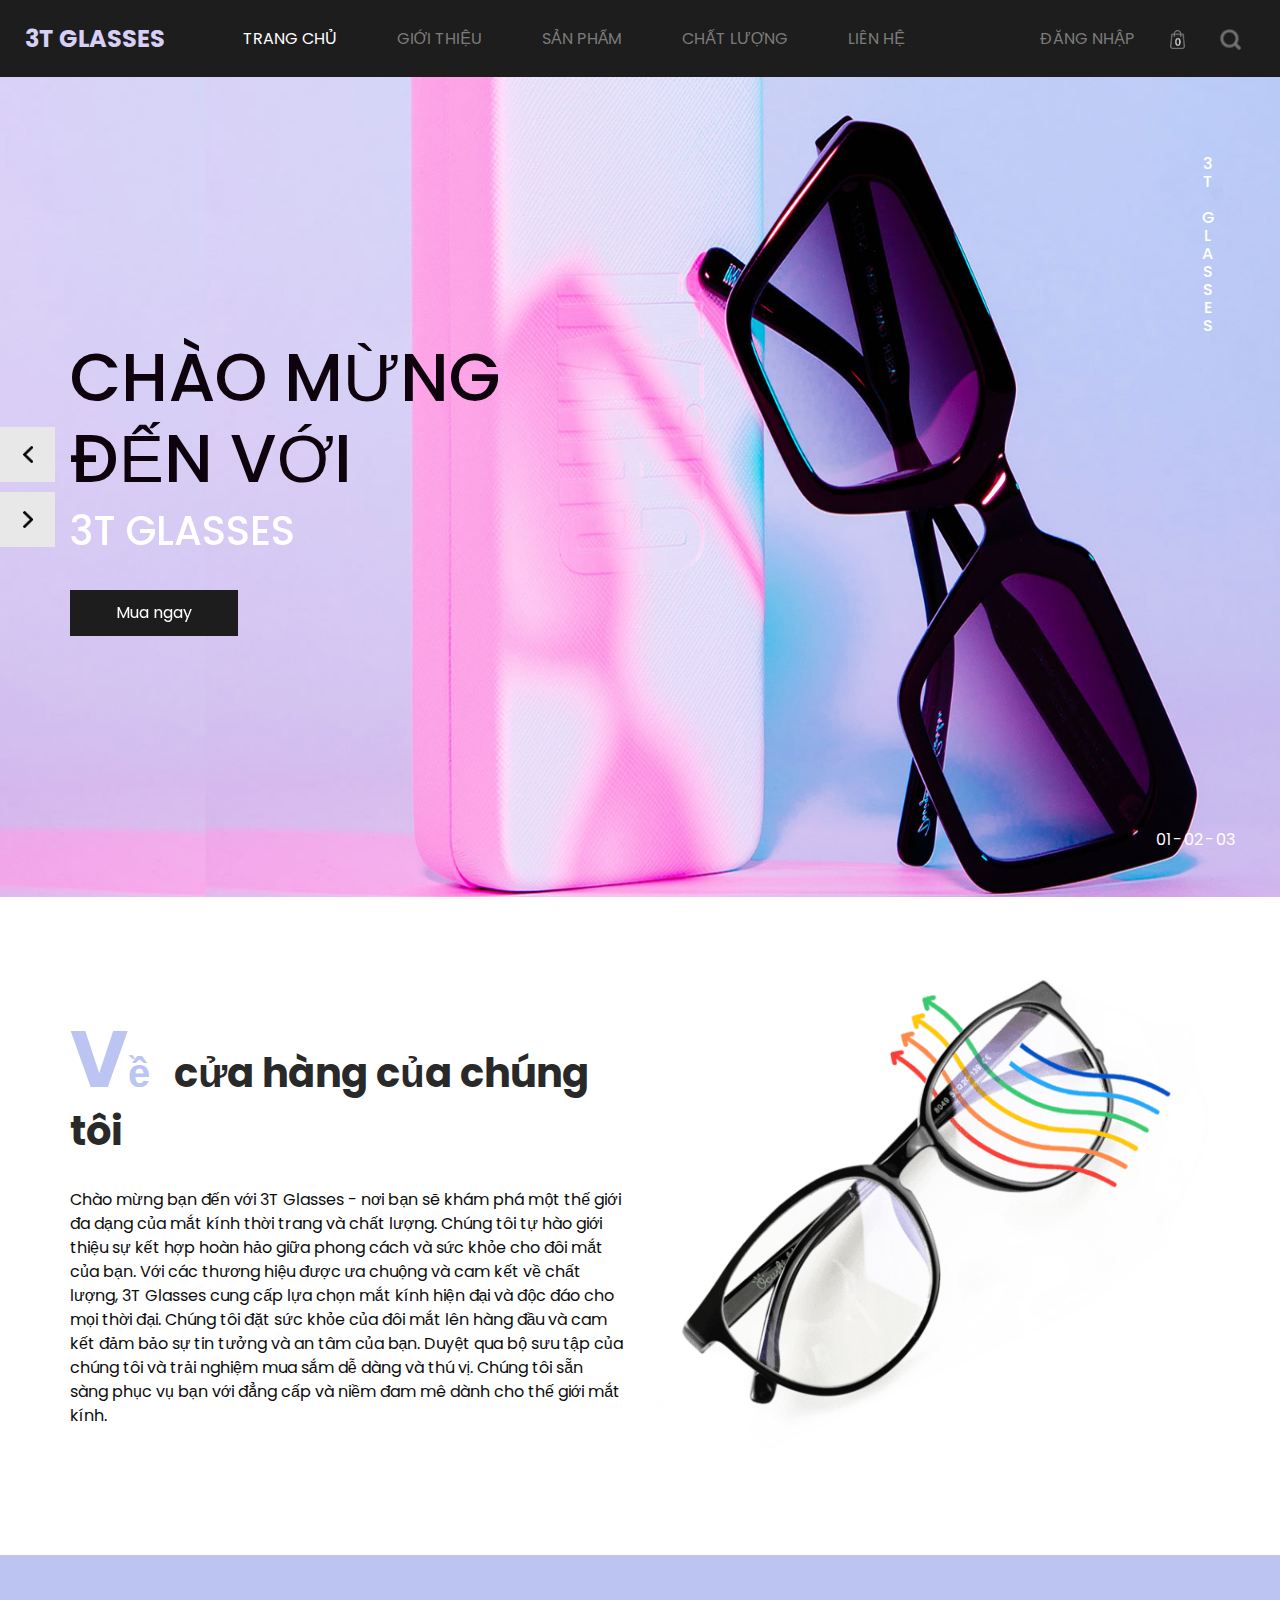
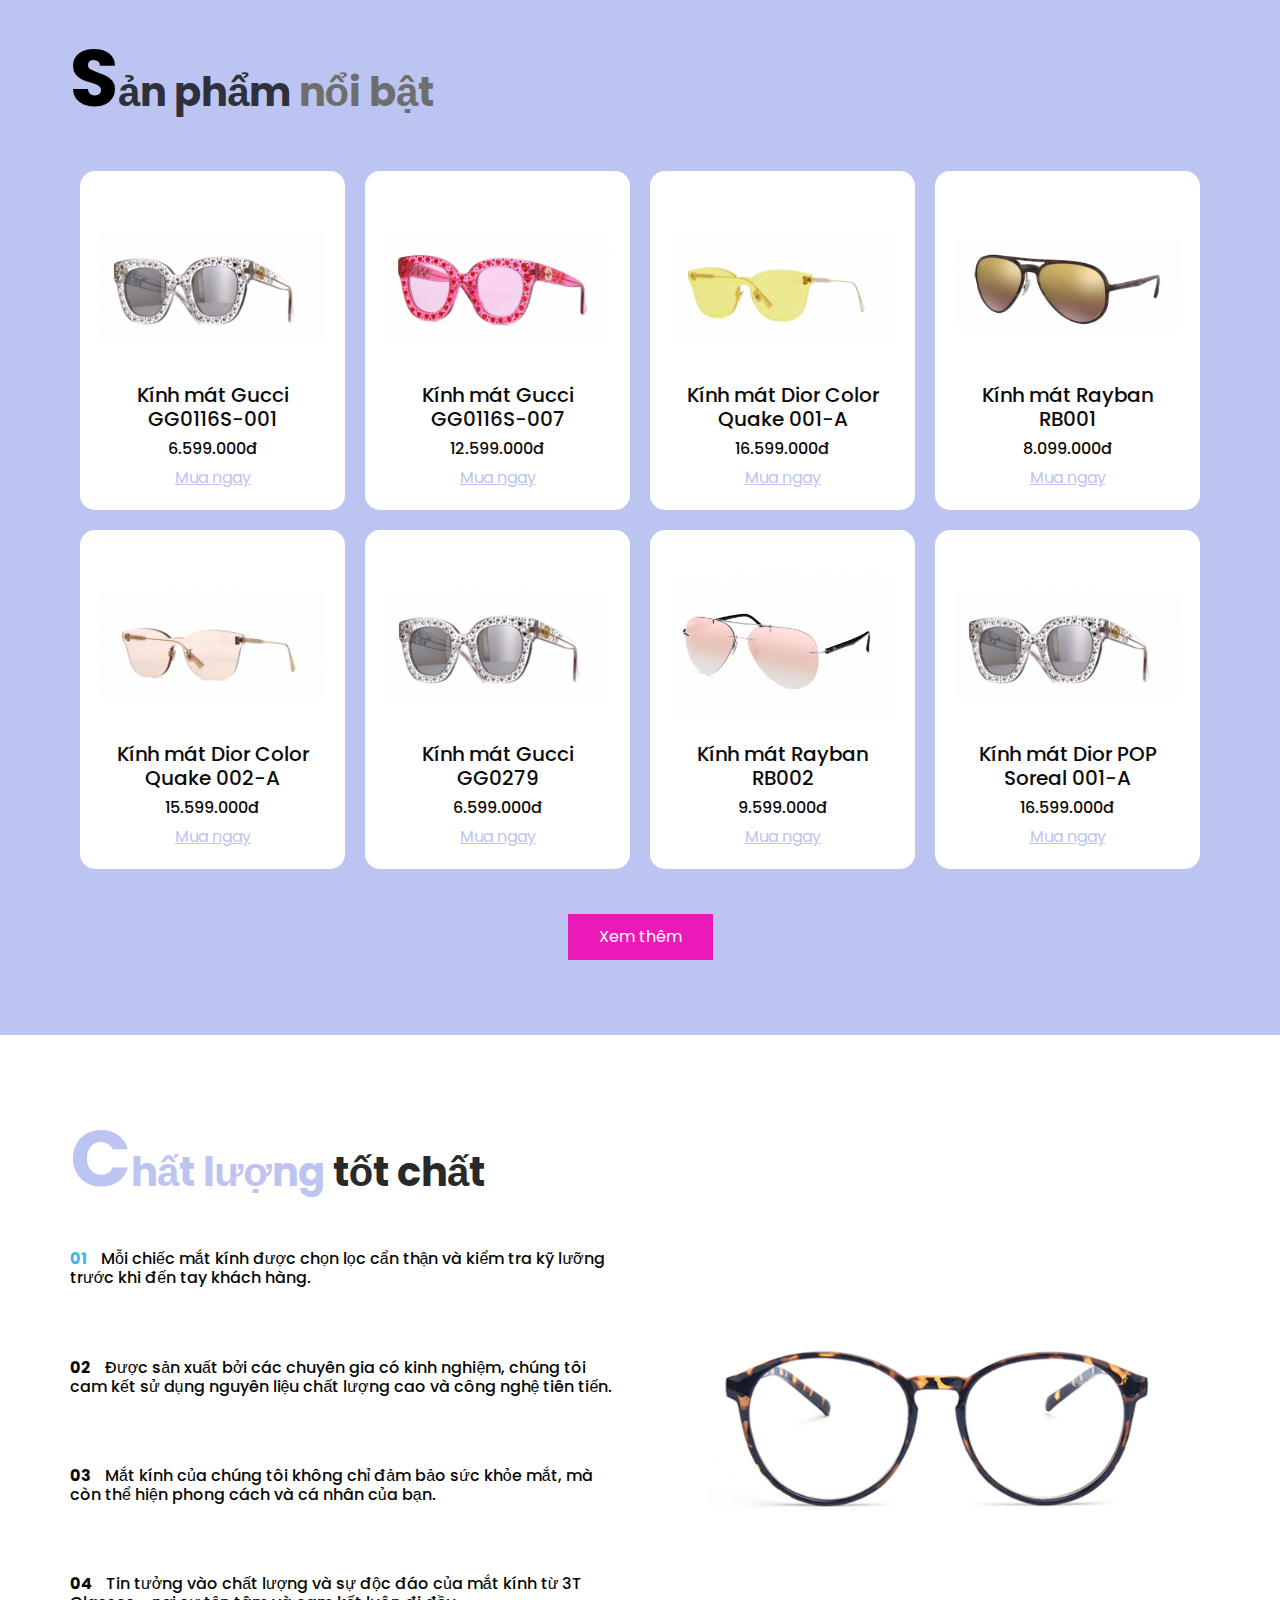
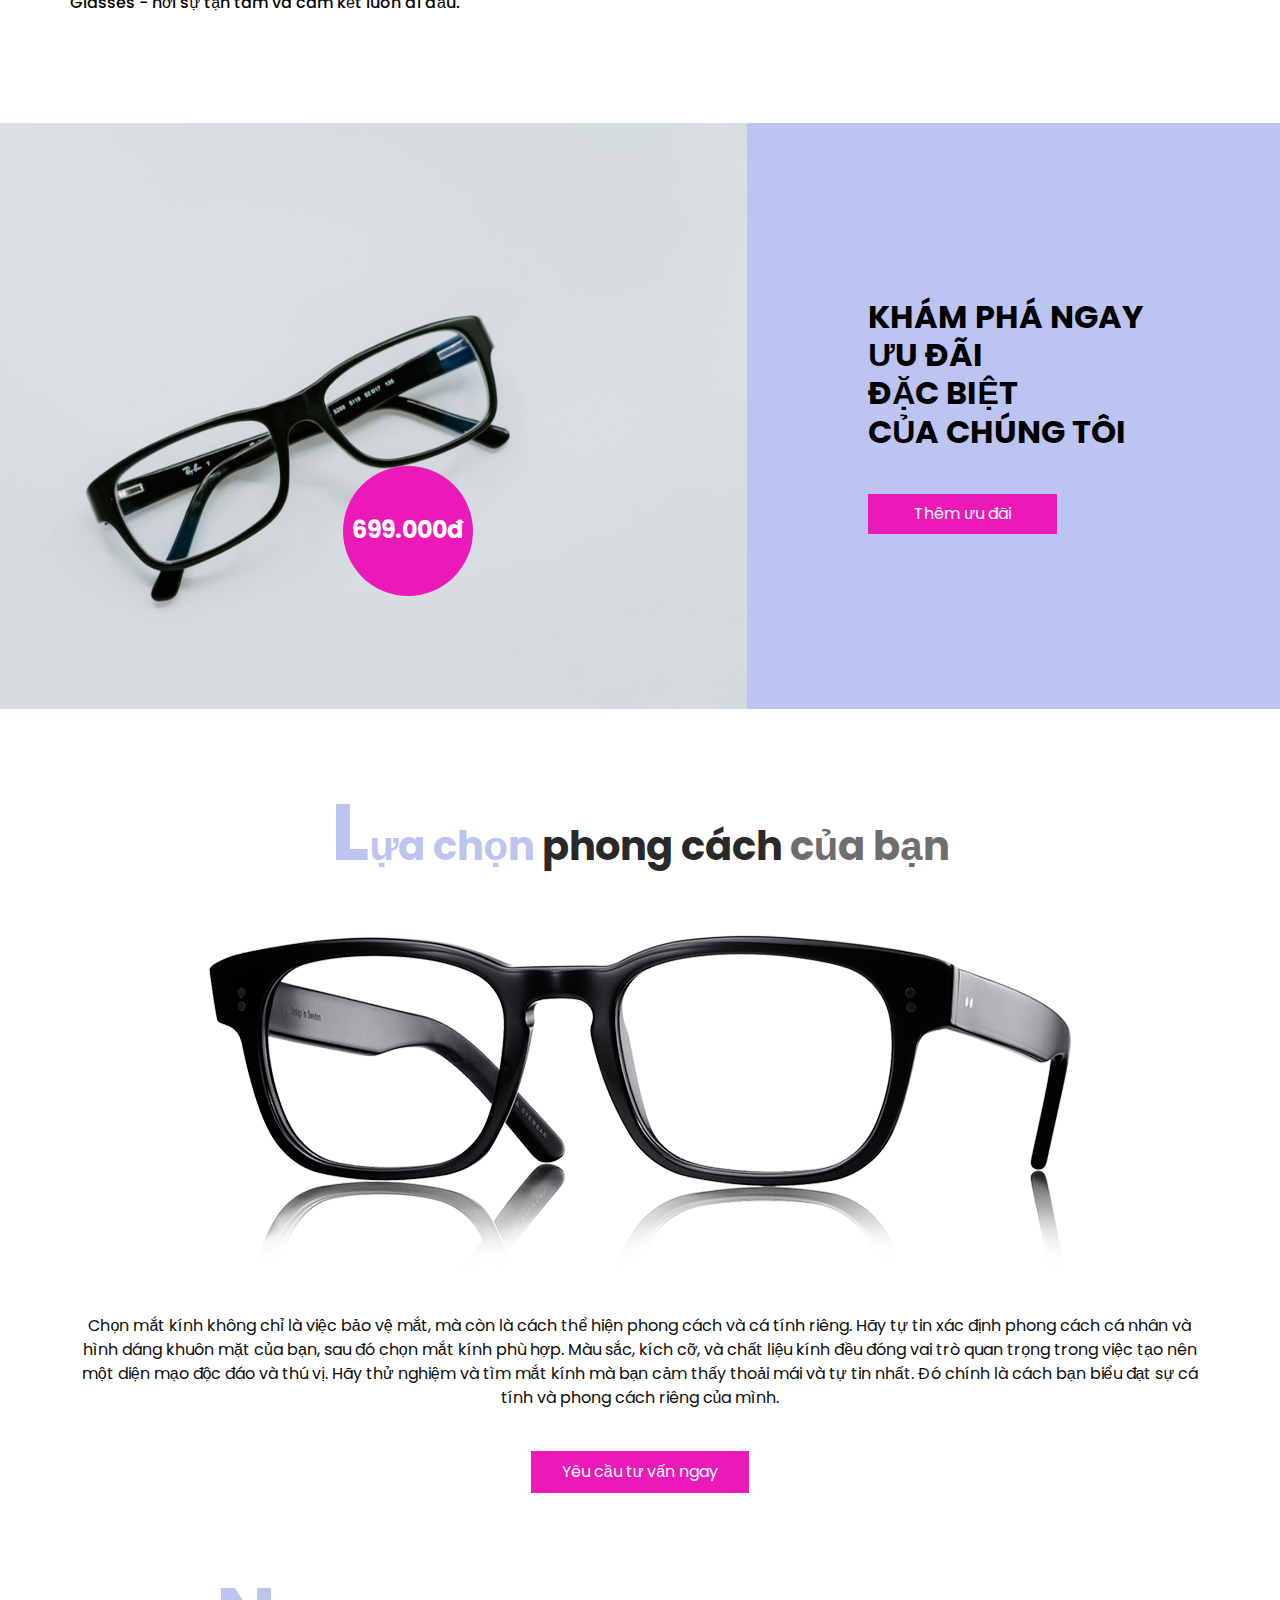
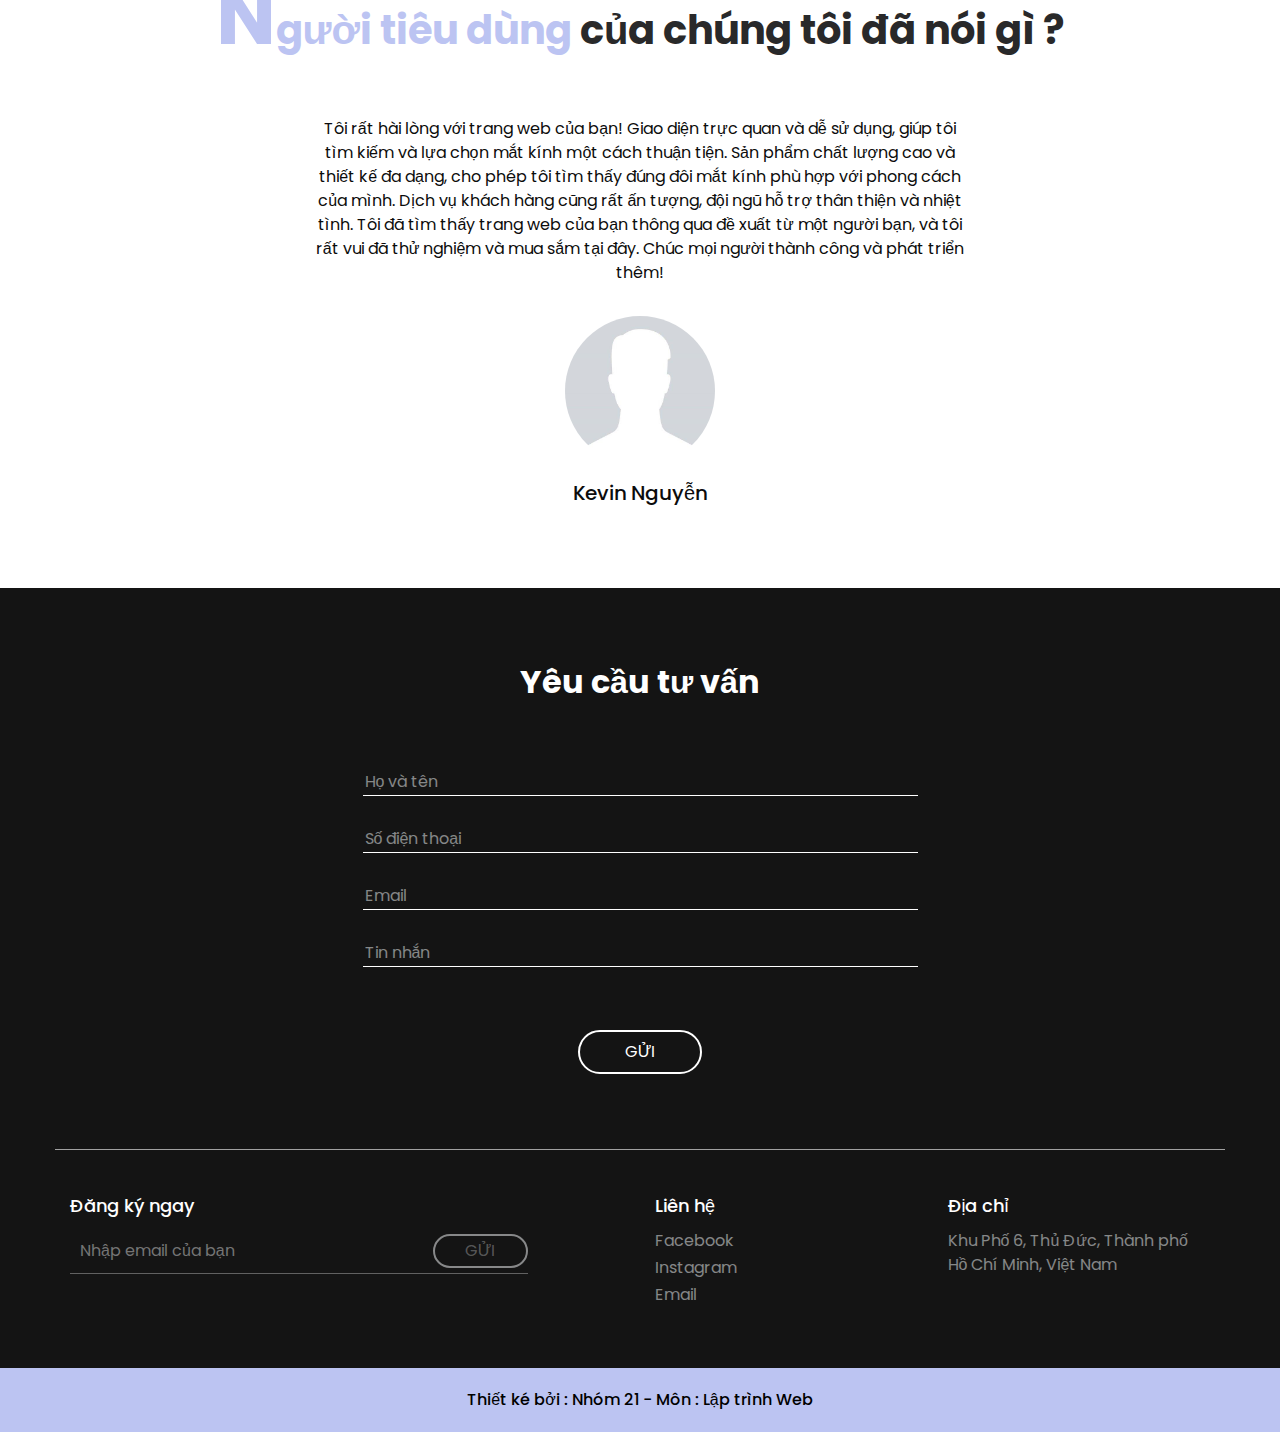
<file: index.html>
<!DOCTYPE html>
<html>

<head>
  <!-- Basic -->
  <meta charset="utf-8" />
  <meta http-equiv="X-UA-Compatible" content="IE=edge" />
  <!-- Mobile Metas -->
  <meta name="viewport" content="width=device-width, initial-scale=1, shrink-to-fit=no" />
  <!-- Site Metas -->
  <meta name="keywords" content="" />
  <meta name="description" content="" />
  <meta name="author" content="" />

  <title>3T Glasses</title>

  <!-- slider stylesheet -->
  <link rel="stylesheet" type="text/css" href="https://cdnjs.cloudflare.com/ajax/libs/OwlCarousel2/2.1.3/assets/owl.carousel.min.css" />

  <!-- bootstrap core css -->
  <link rel="stylesheet" type="text/css" href="css/bootstrap.css" />

  <!-- fonts style -->
  <link href="https://fonts.googleapis.com/css?family=Poppins:400,600,700&display=swap" rel="stylesheet">
  <!-- Custom styles for this template -->
  <link href="css/style.css" rel="stylesheet" />
  <!-- responsive style -->
  <link href="css/responsive.css" rel="stylesheet" />
</head>

<body>
  <div class="hero_area">
    <!-- header section strats -->
    <header class="header_section">
      <div class="container-fluid">
        <nav class="navbar navbar-expand-lg custom_nav-container pt-3">
          <a class="navbar-brand mr-5" href="index.html">
            <span>
              3T Glasses
            </span>
          </a>
          <button class="navbar-toggler" type="button" data-toggle="collapse" data-target="#navbarSupportedContent" aria-controls="navbarSupportedContent" aria-expanded="false" aria-label="Toggle navigation">
            <span class="navbar-toggler-icon"></span>
          </button>
          <div class="collapse navbar-collapse" id="navbarSupportedContent">
            <div class="d-flex mr-auto flex-column flex-lg-row align-items-center">
              <ul class="navbar-nav  ">
                <li class="nav-item active">
                  <a class="nav-link" href="index.html">Trang chủ <span class="sr-only">(current)</span></a>
                </li>
                <li class="nav-item">
                  <a class="nav-link" href="about.html"> Giới thiệu </a>
                </li>
                <li class="nav-item">
                  <a class="nav-link" href="shop.html"> Sản phẩm </a>
                </li>
                <li class="nav-item">
                  <a class="nav-link" href="glass.html"> Chất lượng </a>
                </li>
                <li class="nav-item">
                  <a class="nav-link" href="contact.html">Liên hệ</a>
                </li>
              </ul>
            </div>
            <div class="quote_btn-container ">
              <a href="form login/login.html">
                Đăng nhập
              </a>
              <a href="cart.html">
                <img src="images/cart.png" alt="">
              </a>
              <form class="form-inline">
                <button class="btn  my-2 my-sm-0 nav_search-btn" type="submit"></button>
              </form>
            </div>
          </div>
        </nav>
      </div>
    </header>
    <!-- end header section -->
    <!-- slider section -->
    <section class=" slider_section position-relative">
      <ol class="carousel-indicators">
        <li data-target="#carouselExampleIndicators" data-slide-to="0" class="active">01</li> <span>-</span>
        <li data-target="#carouselExampleIndicators" data-slide-to="1">02</li> <span>-</span>
        <li data-target="#carouselExampleIndicators" data-slide-to="2">03</li>
      </ol>
      <div class="glass">
        <h6>
          3T Glasses
        </h6>
      </div>
      <div id="carouselExampleIndicators" class="carousel slide" data-ride="carousel">

        <div class="carousel-inner">
          <div class="carousel-item active">
            <div class="container">
              <div class="row">
                <div class="col-md-7">
                  <div class="detail-box">
                    <div>
                      <h1>
                        Chào mừng <br> đến với
                      </h1>
                      <h2>
                        3T Glasses
                      </h2>
                      <div class="btn-box">
                        <a href="" class="btn-1">
                          Mua ngay
                        </a>
                      </div>
                    </div>
                  </div>
                </div>
              </div>
            </div>
          </div>
          <div class="carousel-item">
            <div class="container">
              <div class="row">
                <div class="col-md-7">
                  <div class="detail-box">
                    <div>
                      <h1>
                        Thương Hiệu Mắt Kính Đáng Tin Cậy
                      </h1>
                      <h2>
                        Chúng tôi Mang Đến Sự An Tâm cho Bạn
                      </h2>
                      <div class="btn-box">
                        <a href="" class="btn-1">
                          Mua ngay
                        </a>
                      </div>
                    </div>
                  </div>
                </div>
              </div>
            </div>
          </div>
          <div class="carousel-item">
            <div class="container">
              <div class="row">
                <div class="col-md-7">
                  <div class="detail-box">
                    <div>
                      <h1>
                        Trải Nghiệm Mua Sắm Thuận tiện
                      </h1>
                      <h2>
                        Tìm Kiếm, Lựa chọn và Đặt Hàng dễ dàng
                      </h2>
                      <div class="btn-box">
                        <a href="" class="btn-1">
                          Mua ngay
                        </a>
                      </div>
                    </div>
                  </div>
                </div>
              </div>
            </div>
          </div>
        </div>
        <div class="custom_carousel-control">
          <a class="carousel-control-prev" href="#carouselExampleIndicators" role="button" data-slide="prev">
            <span class="sr-only">Previous</span>
          </a>
          <a class="carousel-control-next" href="#carouselExampleIndicators" role="button" data-slide="next">
            <span class="sr-only">Next</span>
          </a>
        </div>
      </div>
    </section>
    <!-- end slider section -->
  </div>

  <!-- about section -->

  <section id="about_section" class="about_section layout_padding">
    <div class="container">
      <div class="row">
        <div class="col-md-6">
          <div class="detail-box">
            <div class="heading_container">
              <h2>
                <span>Về &nbsp; </span> cửa hàng của chúng tôi
              </h2>
            </div>
            <p>
              Chào mừng bạn đến với 3T Glasses - nơi bạn sẽ khám phá một thế giới đa dạng của mắt kính thời trang và chất lượng. 
              Chúng tôi tự hào giới thiệu sự kết hợp hoàn hảo giữa phong cách và sức khỏe cho đôi mắt của bạn. 
              Với các thương hiệu được ưa chuộng và cam kết về chất lượng, 
              3T Glasses cung cấp lựa chọn mắt kính hiện đại và độc đáo cho mọi thời đại. 
              Chúng tôi đặt sức khỏe của đôi mắt lên hàng đầu và cam kết đảm bảo sự tin tưởng và an tâm của bạn. 
              Duyệt qua bộ sưu tập của chúng tôi và trải nghiệm mua sắm dễ dàng và thú vị. 
              Chúng tôi sẵn sàng phục vụ bạn với đẳng cấp và niềm đam mê dành cho thế giới mắt kính.
            </p>
            <!-- <a href="">
            </a> -->
          </div>
        </div>
        <div class="col-md-6">
          <div class="img-box">
            <img src="images/about-img.png" alt="">
          </div>
        </div>
      </div>
    </div>
  </section>


  <!-- end about section -->

  <!-- glass section -->

  <section id="glass_section" class="glass_section layout_padding">
    <div class="container">
      <div class="heading_container">
        <h2>
          <span> Sản phẩm </span> nổi bật
        </h2>
      </div>
      <div class="glass_container">
        <div id="" class="box item_box" type="gucci">
          <div class="detail_item">
            <div class="container_detail">
              <div class="alpha">
                <div class="img-box">
                  <img src="images/gucci GG0116S-001.jpg" alt="">
                </div>
              </div>
              <div class="omega">
                <div class="infor">
                  <h5>
                    Kính mát Gucci GG0116S-001
                  </h5>
                  <h6>
                    Mã sản phẩm : GG0116S-001
                  </h6>
                  <h7>
                    6.599.000đ
                  </h7>
                  <a href="">
                    Mua ngay
                  </a>
                </div>
              </div>
            </div>
            <div class="comment">
              <h5>Bình luận : </h5>
              <input type="text" name="" id="" placeholder="Để lại bình luận của bạn ở đây">
            </div>
          </div>
          <div class="img-box">
            <img src="images/gucci GG0116S-001.jpg" alt="">
          </div>
          <div class="price">
            <h5>
              Kính mát Gucci GG0116S-001
            </h5>
            <h6>
              6.599.000đ
            </h6>
              <a href="">
                Mua ngay
              </a>
          </div>
        </div>
        <div id="" class="box item_box" type="gucci">
          <div class="detail_item">
            <div class="container_detail">
              <div class="alpha">
                <div class="img-box">
                  <img src="images/gucci GG0116S-007.jpg" alt="">
                </div>
              </div>
              <div class="omega">
                <div class="infor">
                  <h5>
                    Kính mát Gucci GG0116S-007
                  </h5>
                  <h6>
                    Mã sản phẩm : GG0116S-007
                  </h6>
                  <h7>
                    12.599.000đ
                  </h7>
                  <a href="">
                    Mua ngay
                  </a>
                </div>
              </div>
            </div>
            <div class="comment">
              <h5>Bình luận : </h5>
              <input type="text" name="" id="" placeholder="Để lại bình luận của bạn ở đây">
            </div>
          </div>
          <div class="img-box">
            <img src="images/gucci GG0116S-007.jpg" alt="">
          </div>
          <div class="price">
            <h5>
              Kính mát Gucci GG0116S-007
            </h5>
            <h6>
              12.599.000đ
            </h6>
              <a href="">
                Mua ngay
              </a>
          </div>
        </div>
        <div id="" class="box item_box" type="dior">
          <div class="detail_item">
            <div class="container_detail">
              <div class="alpha">
                <div class="img-box">
                  <img src="images/dior color quake 001-A.jpg" alt="">
                </div>
              </div>
              <div class="omega">
                <div class="infor">
                  <h5>
                    Kính mát Dior Color Quake 001-A
                  </h5>
                  <h6>
                    Mã sản phẩm : 001-A
                  </h6>
                  <h7>
                    16.599.000đ
                  </h7>
                  <a href="">
                    Mua ngay
                  </a>
                </div>
              </div>
            </div>
            <div class="comment">
              <h5>Bình luận : </h5>
              <input type="text" name="" id="" placeholder="Để lại bình luận của bạn ở đây">
            </div>
          </div>
          <div class="img-box">
            <img src="images/dior color quake 001-A.jpg" alt="">
          </div>
          <div class="price">
            <h5>
              Kính mát Dior Color Quake 001-A
            </h5>
            <h6>
              16.599.000đ
            </h6>
              <a href="">
                Mua ngay
              </a>
          </div>
        </div>
        <div id="" class="box item_box" type="rayban">
          <div class="detail_item">
            <div class="container_detail">
              <div class="alpha">
                <div class="img-box">
                  <img src="images/rayban RB001.jpg" alt="">
                </div>
              </div>
              <div class="omega">
                <div class="infor">
                  <h5>
                    Kính mát Rayban RB001
                  </h5>
                  <h6>
                    Mã sản phẩm : RB001
                  </h6>
                  <h7>
                    8.099.000đ
                  </h7>
                  <a href="">
                    Mua ngay
                  </a>
                </div>
              </div>
            </div>
            <div class="comment">
              <h5>Bình luận : </h5>
              <input type="text" name="" id="" placeholder="Để lại bình luận của bạn ở đây">
            </div>
          </div>
          <div class="img-box">
            <img src="images/rayban RB001.jpg" alt="">
          </div>
          <div class="price">
            <h5>
              Kính mát Rayban RB001
            </h5>
            <h6>
              8.099.000đ
            </h6>
              <a href="">
                Mua ngay
              </a>
          </div>
        </div>
        <div id="" class="box item_box" type="dior">
          <div class="detail_item">
            <div class="container_detail">
              <div class="alpha">
                <div class="img-box">
                  <img src="images/dior color quake 002-A.jpg" alt="">
                </div>
              </div>
              <div class="omega">
                <div class="infor">
                  <h5>
                    Kính mát Dior Color Quake 002-A
                  </h5>
                  <h6>
                    Mã sản phẩm : 002-A
                  </h6>
                  <h7>
                    15.599.000đ
                  </h7>
                  <a href="">
                    Mua ngay
                  </a>
                </div>
              </div>
            </div>
            <div class="comment">
              <h5>Bình luận : </h5>
              <input type="text" name="" id="" placeholder="Để lại bình luận của bạn ở đây">
            </div>
          </div>
          <div class="img-box">
            <img src="images/dior color quake 002-A.jpg" alt="">
          </div>
          <div class="price">
            <h5>
              Kính mát Dior Color Quake 002-A
            </h5>
            <h6>
              15.599.000đ
            </h6>
              <a href="">
                Mua ngay
              </a>
          </div>
        </div>
        <div id="" class="box item_box" type="gucci">
          <div class="detail_item">
            <div class="container_detail">
              <div class="alpha">
                <div class="img-box">
                  <img src="images/gucci GG0279.jpg" alt="">
                </div>
              </div>
              <div class="omega">
                <div class="infor">
                  <h5>
                    Kính mát Gucci GG0279
                  </h5>
                  <h6>
                    Mã sản phẩm : GG0279
                  </h6>
                  <h7>
                    6.599.000đ
                  </h7>
                  <a href="">
                    Mua ngay
                  </a>
                </div>
              </div>
            </div>
            <div class="comment">
              <h5>Bình luận : </h5>
              <input type="text" name="" id="" placeholder="Để lại bình luận của bạn ở đây">
            </div>
          </div>
          <div class="img-box">
            <img src="images/gucci GG0116S-001.jpg" alt="">
          </div>
          <div class="price">
            <h5>
              Kính mát Gucci GG0279
            </h5>
            <h6>
              6.599.000đ
            </h6>
              <a href="">
                Mua ngay
              </a>
          </div>
        </div>
        <div id="" class="box item_box" type="rayban">
          <div class="detail_item">
            <div class="container_detail">
              <div class="alpha">
                <div class="img-box">
                  <img src="images/rayban RB002.jpg" alt="">
                </div>
              </div>
              <div class="omega">
                <div class="infor">
                  <h5>
                    Kính mát Rayban RB002
                  </h5>
                  <h6>
                    Mã sản phẩm : RB002
                  </h6>
                  <h7>
                    9.599.000đ
                  </h7>
                  <a href="">
                    Mua ngay
                  </a>
                </div>
              </div>
            </div>
            <div class="comment">
              <h5>Bình luận : </h5>
              <input type="text" name="" id="" placeholder="Để lại bình luận của bạn ở đây">
            </div>
          </div>
          <div class="img-box">
            <img src="images/rayban RB002.jpg" alt="">
          </div>
          <div class="price">
            <h5>
              Kính mát Rayban RB002
            </h5>
            <h6>
              9.599.000đ
            </h6>
              <a href="">
                Mua ngay
              </a>
          </div>
        </div>
        <div id="" class="box item_box" type="dior">
          <div class="detail_item">
            <div class="container_detail">
              <div class="alpha">
                <div class="img-box">
                  <img src="images/dior pop soreal 001-A.jpg" alt="">
                </div>
              </div>
              <div class="omega">
                <div class="infor">
                  <h5>
                    Kính mát Dior POP Soreal 001-A
                  </h5>
                  <h6>
                    Mã sản phẩm : 001-A
                  </h6>
                  <h7>
                    16.599.000đ
                  </h7>
                  <a href="">
                    Mua ngay
                  </a>
                </div>
              </div>
            </div>
            <div class="comment">
              <h5>Bình luận : </h5>
              <input type="text" name="" id="" placeholder="Để lại bình luận của bạn ở đây">
            </div>
          </div>
          <div class="img-box">
            <img src="images/gucci GG0116S-001.jpg" alt="">
          </div>
          <div class="price">
            <h5>
              Kính mát Dior POP Soreal 001-A
            </h5>
            <h6>
              16.599.000đ
            </h6>
              <a href="">
                Mua ngay
              </a>
          </div>
        </div>
      </div>
      <div class="btn-box">
        <a href="shop.html">
          Xem thêm
        </a>
      </div>
    </div>
  </section>


  <!-- end glass section -->

  <!-- quality section -->

  <section id="quality_section" class="quality_section layout_padding">
    <div class="container">
      <div class="heading_container">
        <h2>
          <span> Chất lượng</span> tốt chất
        </h2>
      </div>
      <div class="row">
        <div class="col-md-6">
          <ul class="nav nav-tabs detail-box" id="myTab" role="tablist">
            <li class="">
              <a class=" active" id="QTab1Link" data-toggle="tab" href="#qTab1" role="tab" aria-controls="qTab1" aria-selected="true">
                <h6 id="QTab1Link" data-toggle="tab" href="#qTab1" role="tab" aria-controls="qTab1" aria-selected="true">
                  <span>01</span>
                  Mỗi chiếc mắt kính được chọn lọc cẩn thận và kiểm tra kỹ lưỡng trước khi đến tay khách hàng.
                </h6>
              </a>
            </li>
            <li class="">
              <a class="" id="QTab2Link" data-toggle="tab" href="#qTab2" role="tab" aria-controls="qTab2" aria-selected="false">
                <h6 id="QTab2Link" data-toggle="tab" href="#qTab2" role="tab" aria-controls="qTab2" aria-selected="false">
                  <span>02</span>
                  Được sản xuất bởi các chuyên gia có kinh nghiệm, chúng tôi cam kết sử dụng nguyên liệu chất lượng cao và công nghệ tiên tiến.
                </h6>
              </a>
            </li>
            <li class="">
              <a class="" id="QTab3Link" data-toggle="tab" href="#qTab3" role="tab" aria-controls="qTab3" aria-selected="false">
                <h6 id="QTab3Link" data-toggle="tab" href="#qTab3" role="tab" aria-controls="qTab3" aria-selected="false">
                  <span>03</span>
                  Mắt kính của chúng tôi không chỉ đảm bảo sức khỏe mắt, mà còn thể hiện phong cách và cá nhân của bạn.
                </h6>
              </a>
            </li>
            <li class="">
              <a class="" id="QTab4Link" data-toggle="tab" href="#qTab4" role="tab" aria-controls="qTab4" aria-selected="false">
                <h6 id="QTab4Link" data-toggle="tab" href="#qTab4" role="tab" aria-controls="qTab4" aria-selected="false">
                  <span>04</span>
                  Tin tưởng vào chất lượng và sự độc đáo của mắt kính từ 3T Glasses - nơi sự tận tâm và cam kết luôn đi đầu.
                </h6>
              </a>
            </li>
          </ul>
        </div>
        <div class="col-md-6 tab-content">
          <div class="img-container tab-pane  fade show active" id="qTab1" role="tabpanel" aria-labelledby="QTab1Link">
            <div class="img-box ">
              <img src="images/quality-img.jpg" alt="">
            </div>
          </div>
          <div class="img-container tab-pane fade" id="qTab2" role="tabpanel" aria-labelledby="QTab2Link">
            <div class="img-box  ">
              <img src="images/buy-img.png" alt="">
            </div>
          </div>
          <div class="img-container tab-pane fade" id="qTab3" role="tabpanel" aria-labelledby="QTab3Link">
            <div class="img-box  ">
              <img src="images/quality-img.jpg" alt="">
            </div>
          </div>
          <div class="img-container tab-pane fade" id="qTab4" role="tabpanel" aria-labelledby="QTab4Link">
            <div class="img-box  ">
              <img src="images/buy-img.png" alt="">
            </div>
          </div>
        </div>
      </div>
    </div>
  </section>


  <!-- end quality section -->

  <!-- offer section -->

  <section id="offer_section" class="offer_section">
    <div class="container-fluid">
      <div class="row">
        <div class="col-md-7 px-0">
          <div class="img-box">
            <img src="images/offer-img.jpg" alt="">
            <div class="price">
              <h4>
                699.000đ
              </h4>
            </div>
          </div>
        </div>
        <div class="col-md-4 offset-md-1">
          <div class="detail-box">
            <h2>
              Khám phá ngay <br>
              ưu đãi <br>
              đặc biệt <br>
              của chúng tôi
            </h2>
            <a href="">
              Thêm ưu đãi
            </a>
          </div>
        </div>
      </div>
    </div>
  </section>


  <!-- end offer section -->

  <!-- buy section -->

  <section class="buy_section layout_padding">
    <div class="container">
      <div class="heading_container">
        <h2>
          <span class="s-1">
            Lựa chọn
          </span>
          phong cách
          <span class="s-2">
            của bạn
          </span>
        </h2>
      </div>
      <div class="box">
        <div class="img-box">
          <img src="images/buy-img.png" alt="">
        </div>
        <div class="detail-box">
          <p>
            Chọn mắt kính không chỉ là việc bảo vệ mắt, mà còn là cách thể hiện phong cách và cá tính riêng. 
            Hãy tự tin xác định phong cách cá nhân và hình dáng khuôn mặt của bạn, sau đó chọn mắt kính phù hợp. 
            Màu sắc, kích cỡ, và chất liệu kính đều đóng vai trò quan trọng trong việc tạo nên một diện mạo độc đáo và thú vị. 
            Hãy thử nghiệm và tìm mắt kính mà bạn cảm thấy thoải mái và tự tin nhất. 
            Đó chính là cách bạn biểu đạt sự cá tính và phong cách riêng của mình.
          </p>
          <a href="">
            Yêu cầu tư vấn ngay
          </a>
        </div>
      </div>
    </div>
  </section>

  <!-- end buy section -->

  <!-- client section -->

  <section class="client_section layout_padding-bottom">
    <div class="container">
      <div class="heading_container">
        <h2>
          <span> Người tiêu dùng </span> của chúng tôi đã nói gì ?
        </h2>
      </div>
      <div class="box">
        <div class="detail-box">
          <p>
            Tôi rất hài lòng với trang web của bạn! Giao diện trực quan và dễ sử dụng, 
            giúp tôi tìm kiếm và lựa chọn mắt kính một cách thuận tiện. 
            Sản phẩm chất lượng cao và thiết kế đa dạng, cho phép tôi tìm thấy đúng đôi mắt kính phù hợp với phong cách của mình.
            Dịch vụ khách hàng cũng rất ấn tượng, đội ngũ hỗ trợ thân thiện và nhiệt tình. 
            Tôi đã tìm thấy trang web của bạn thông qua đề xuất từ một người bạn, và tôi rất vui đã thử nghiệm và mua sắm tại đây. 
            Chúc mọi người thành công và phát triển thêm!
          </p>
        </div>
        <div class="client-id">
          <div class="img-box">
            <img src="images/client2.jpeg" alt="">
          </div>
          <h5>
            Kevin Nguyễn
          </h5>
        </div>
      </div>
    </div>
  </section>

  <!-- end client section -->

  <!-- contact section -->

  <section id="contact_section" class="contact_section layout_padding">
    <div class="container">
      <h2>
        Yêu cầu tư vấn
      </h2>
      <div class="">
        <div class="row">
          <div class="col-md-6 mx-auto">
            <form action="">
              <div class="contact_form-container">
                <div>
                  <div>
                    <input type="text" placeholder="Họ và tên">
                  </div>
                  <div>
                    <input type="text" placeholder="Số điện thoại">
                  </div>
                  <div>
                    <input type="email" placeholder="Email">
                  </div>
                  <div class="">
                    <input type="text" placeholder="Tin nhắn" class="message_input">
                  </div>
                  <div class="mt-5 d-flex justify-content-center ">
                    <button type="submit">
                      Gửi
                    </button>
                  </div>
                </div>

              </div>

            </form>
          </div>
        </div>
      </div>
    </div>
  </section>


  <!-- end contact section -->

  <!-- info section -->

  <section class="info_section ">
    <div class="container">
      <div class="row">
        <div class="col-md-5">
          <h6>
            Đăng ký ngay
          </h6>
          <form action="">
            <input type="text" placeholder="Nhập email của bạn">
            <div class="d-flex justify-content-end">
              <button>
                Gửi
              </button>
            </div>
          </form>
        </div>
        <div class="col-md-3 offset-md-1">
          <h6>
            Liên hệ
          </h6>
          <ul>
            <li>
              <a href="">
                Facebook
              </a>
            </li>
            <li>
              <a href="">
                Instagram
              </a>
            </li>
            <li>
              <a href="">
                Email
              </a>
            </li>
          </ul>
        </div>
        <div class="col-md-3">
          <h6>
            Địa chỉ
          </h6>
          <ul>
            <li>
              <a href="">
                Khu Phố 6, Thủ Đức, Thành phố Hồ Chí Minh, Việt Nam
              </a>
            </li>
            <!-- <li>
              <a href="">
                Khu Phố 6, Thủ Đức, Thành phố Hồ Chí Minh, Việt Nam
              </a>
            </li>
            <li>
              <a href="">
                Khu Phố 6, Thủ Đức, Thành phố Hồ Chí Minh, Việt Nam
              </a>
            </li> -->
          </ul>
        </div>
      </div>
    </div>
  </section>

  <!-- end info section -->


  <!-- footer section -->
  <section class="container-fluid footer_section">
    <p>
      Thiết ké bởi : Nhóm 21 - Môn : Lập trình Web 
    </p>
  </section>
  <!-- footer section -->

  <script src="js/jquery-3.7.1.min.js"></script>
  <script type="text/javascript" src="js/bootstrap.js"></script>
</body>
</html>
</file>
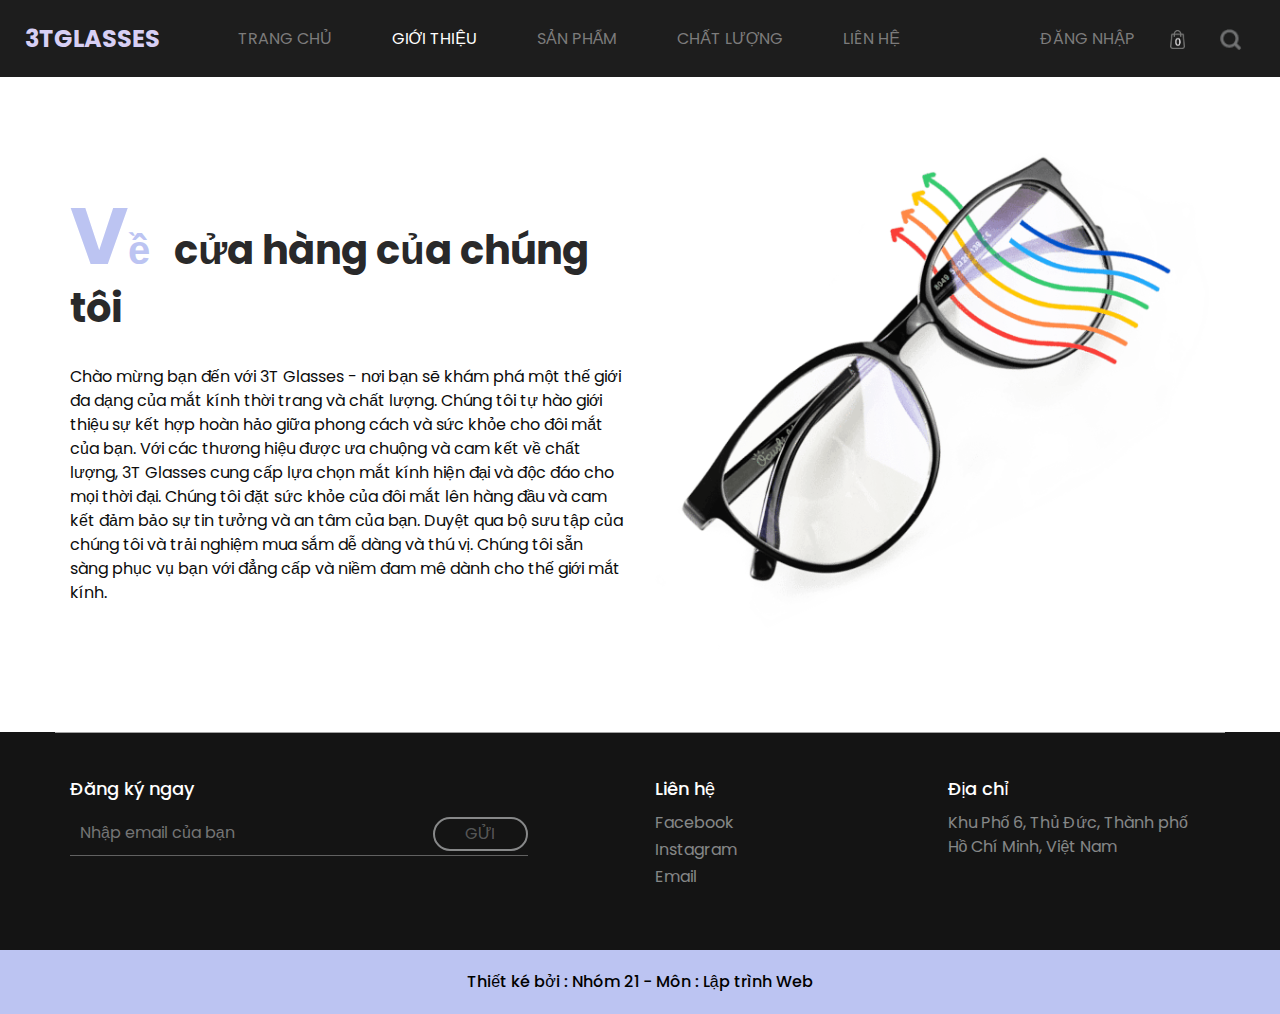
<file: about.html>
<!DOCTYPE html>
<html>

<head>
  <!-- Basic -->
  <meta charset="utf-8" />
  <meta http-equiv="X-UA-Compatible" content="IE=edge" />
  <!-- Mobile Metas -->
  <meta name="viewport" content="width=device-width, initial-scale=1, shrink-to-fit=no" />
  <!-- Site Metas -->
  <meta name="keywords" content="" />
  <meta name="description" content="" />
  <meta name="author" content="" />

  <title>Sglass</title>

  <!-- slider stylesheet -->
  <link rel="stylesheet" type="text/css" href="https://cdnjs.cloudflare.com/ajax/libs/OwlCarousel2/2.1.3/assets/owl.carousel.min.css" />

  <!-- bootstrap core css -->
  <link rel="stylesheet" type="text/css" href="css/bootstrap.css" />

  <!-- fonts style -->
  <link href="https://fonts.googleapis.com/css?family=Poppins:400,600,700&display=swap" rel="stylesheet">
  <!-- Custom styles for this template -->
  <link href="css/style.css" rel="stylesheet" />
  <!-- responsive style -->
  <link href="css/responsive.css" rel="stylesheet" />
</head>

<body class="sub_page">
  <div class="hero_area">
    <!-- header section strats -->
    <header class="header_section">
      <div class="container-fluid">
        <nav class="navbar navbar-expand-lg custom_nav-container pt-3">
          <a class="navbar-brand mr-5" href="index.html">
            <span>
              3TGlasses
            </span>
          </a>
          <button class="navbar-toggler" type="button" data-toggle="collapse" data-target="#navbarSupportedContent" aria-controls="navbarSupportedContent" aria-expanded="false" aria-label="Toggle navigation">
            <span class="navbar-toggler-icon"></span>
          </button>
          <div class="collapse navbar-collapse" id="navbarSupportedContent">
            <div class="d-flex mr-auto flex-column flex-lg-row align-items-center">
              <ul class="navbar-nav  ">
                <li class="nav-item ">
                  <a class="nav-link" href="index.html">Trang chủ <span class="sr-only">(current)</span></a>
                </li>
                <li class="nav-item active">
                  <a class="nav-link" href="about.html"> Giới thiệu </a>
                </li>
                <li class="nav-item">
                  <a class="nav-link" href="shop.html"> Sản phẩm </a>
                </li>
                <li class="nav-item">
                  <a class="nav-link" href="glass.html"> Chất lượng </a>
                </li>
                <li class="nav-item">
                  <a class="nav-link" href="contact.html">Liên hệ</a>
                </li>
              </ul>
            </div>
            <div class="quote_btn-container ">
              <a href="form login/login.html">
                Đăng nhập
              </a>
              <a href="cart.html">
                <img src="images/cart.png" alt="">
              </a>
              <form class="form-inline">
                <button class="btn  my-2 my-sm-0 nav_search-btn" type="submit"></button>
              </form>
            </div>
          </div>
        </nav>
      </div>
    </header>
    <!-- end header section -->
  </div>

  <!-- about section -->

  <section id="about_section" class="about_section layout_padding">
    <div class="container">
      <div class="row">
        <div class="col-md-6">
          <div class="detail-box">
            <div class="heading_container">
              <h2>
                <span>Về &nbsp; </span> cửa hàng của chúng tôi
              </h2>
            </div>
            <p>
              Chào mừng bạn đến với 3T Glasses - nơi bạn sẽ khám phá một thế giới đa dạng của mắt kính thời trang và chất lượng. 
              Chúng tôi tự hào giới thiệu sự kết hợp hoàn hảo giữa phong cách và sức khỏe cho đôi mắt của bạn. 
              Với các thương hiệu được ưa chuộng và cam kết về chất lượng, 
              3T Glasses cung cấp lựa chọn mắt kính hiện đại và độc đáo cho mọi thời đại. 
              Chúng tôi đặt sức khỏe của đôi mắt lên hàng đầu và cam kết đảm bảo sự tin tưởng và an tâm của bạn. 
              Duyệt qua bộ sưu tập của chúng tôi và trải nghiệm mua sắm dễ dàng và thú vị. 
              Chúng tôi sẵn sàng phục vụ bạn với đẳng cấp và niềm đam mê dành cho thế giới mắt kính.
            </p>
            <!-- <a href="">
            </a> -->
          </div>
        </div>
        <div class="col-md-6">
          <div class="img-box">
            <img src="images/about-img.png" alt="">
          </div>
        </div>
      </div>
    </div>
  </section>


  <!-- end about section -->

  <!-- info section -->

  <section class="info_section ">
    <div class="container">
      <div class="row">
        <div class="col-md-5">
          <h6>
            Đăng ký ngay
          </h6>
          <form action="">
            <input type="text" placeholder="Nhập email của bạn">
            <div class="d-flex justify-content-end">
              <button>
                Gửi
              </button>
            </div>
          </form>
        </div>
        <div class="col-md-3 offset-md-1">
          <h6>
            Liên hệ
          </h6>
          <ul>
            <li>
              <a href="">
                Facebook
              </a>
            </li>
            <li>
              <a href="">
                Instagram
              </a>
            </li>
            <li>
              <a href="">
                Email
              </a>
            </li>
          </ul>
        </div>
        <div class="col-md-3">
          <h6>
            Địa chỉ
          </h6>
          <ul>
            <li>
              <a href="">
                Khu Phố 6, Thủ Đức, Thành phố Hồ Chí Minh, Việt Nam
              </a>
            </li>
            <!-- <li>
              <a href="">
                Khu Phố 6, Thủ Đức, Thành phố Hồ Chí Minh, Việt Nam
              </a>
            </li>
            <li>
              <a href="">
                Khu Phố 6, Thủ Đức, Thành phố Hồ Chí Minh, Việt Nam
              </a>
            </li> -->
          </ul>
        </div>
      </div>
    </div>
  </section>

  <!-- end info section -->


  <!-- footer section -->
  <section class="container-fluid footer_section">
    <p>
      Thiết ké bởi : Nhóm 21 - Môn : Lập trình Web 
    </p>
  </section>
  <!-- footer section -->

  <script src="js/jquery-3.7.1.min.js"></script>
  <script type="text/javascript" src="js/bootstrap.js"></script>

</body>

</html>
</file>
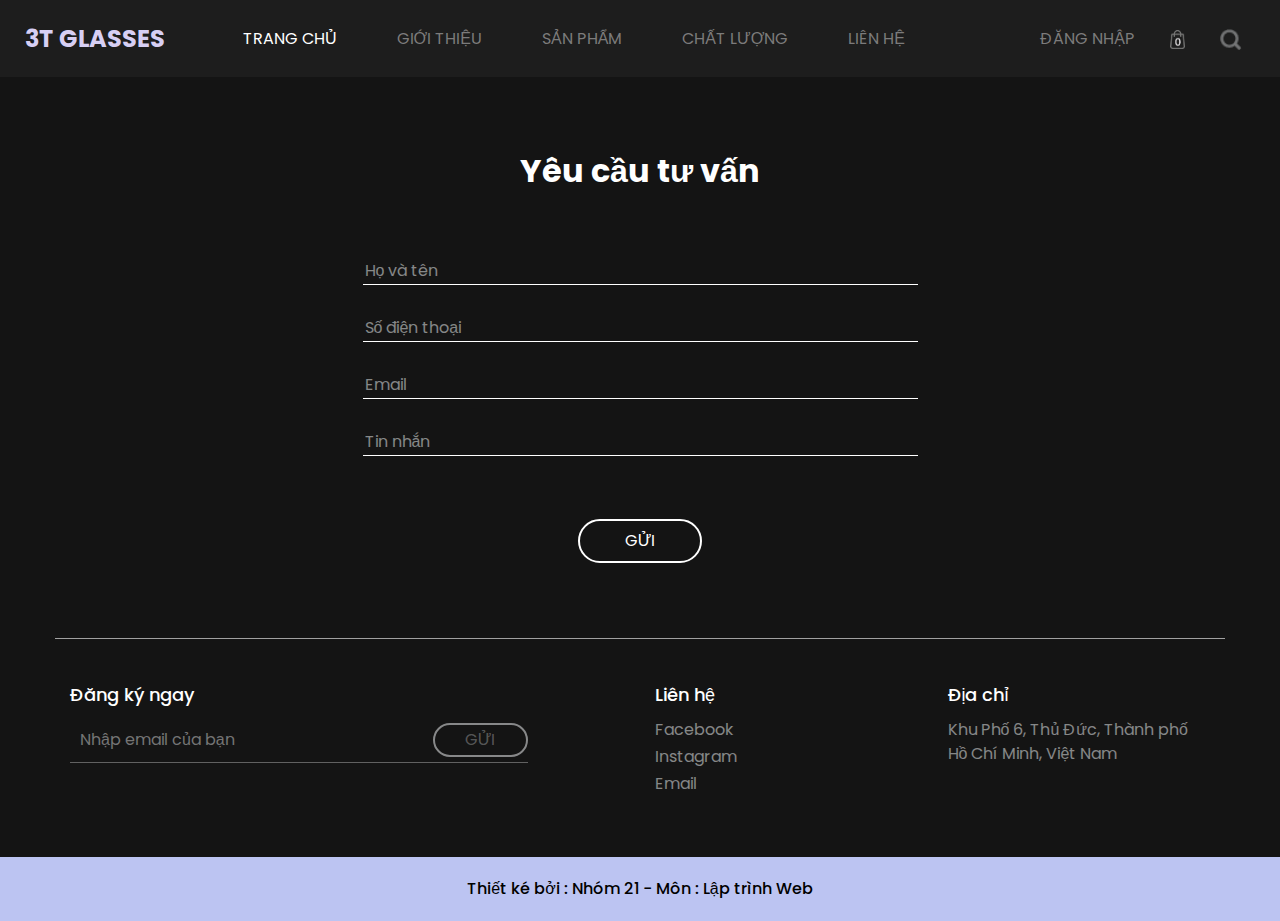
<file: contact.html>
<!DOCTYPE html>
<html>

<head>
  <!-- Basic -->
  <meta charset="utf-8" />
  <meta http-equiv="X-UA-Compatible" content="IE=edge" />
  <!-- Mobile Metas -->
  <meta name="viewport" content="width=device-width, initial-scale=1, shrink-to-fit=no" />
  <!-- Site Metas -->
  <meta name="keywords" content="" />
  <meta name="description" content="" />
  <meta name="author" content="" />

  <title>3T Glasses</title>

  <!-- slider stylesheet -->
  <link rel="stylesheet" type="text/css" href="https://cdnjs.cloudflare.com/ajax/libs/OwlCarousel2/2.1.3/assets/owl.carousel.min.css" />

  <!-- bootstrap core css -->
  <link rel="stylesheet" type="text/css" href="css/bootstrap.css" />

  <!-- fonts style -->
  <link href="https://fonts.googleapis.com/css?family=Poppins:400,600,700&display=swap" rel="stylesheet">
  <!-- Custom styles for this template -->
  <link href="css/style.css" rel="stylesheet" />
  <!-- responsive style -->
  <link href="css/responsive.css" rel="stylesheet" />
</head>

<body class="sub_page">
  <div class="hero_area">
    <!-- header section strats -->
    <header class="header_section">
      <div class="container-fluid">
        <nav class="navbar navbar-expand-lg custom_nav-container pt-3">
          <a class="navbar-brand mr-5" href="index.html">
            <span>
              3T Glasses
            </span>
          </a>
          <button class="navbar-toggler" type="button" data-toggle="collapse" data-target="#navbarSupportedContent" aria-controls="navbarSupportedContent" aria-expanded="false" aria-label="Toggle navigation">
            <span class="navbar-toggler-icon"></span>
          </button>
          <div class="collapse navbar-collapse" id="navbarSupportedContent">
            <div class="d-flex mr-auto flex-column flex-lg-row align-items-center">
              <ul class="navbar-nav  ">
                <li class="nav-item active">
                  <a class="nav-link" href="index.html">Trang chủ <span class="sr-only">(current)</span></a>
                </li>
                <li class="nav-item">
                  <a class="nav-link" href="#about_section"> Giới thiệu </a>
                </li>
                <li class="nav-item">
                  <a class="nav-link" href="shop.html"> Sản phẩm </a>
                </li>
                <li class="nav-item">
                  <a class="nav-link" href="#quality_section"> Chất lượng </a>
                </li>
                <li class="nav-item">
                  <a class="nav-link" href="contact.html">Liên hệ</a>
                </li>
              </ul>
            </div>
            <div class="quote_btn-container ">
              <a href="form login/login.html">
                Đăng nhập
              </a>
              <a href="cart.html">
                <img src="images/cart.png" alt="">
              </a>
              <form class="form-inline">
                <button class="btn  my-2 my-sm-0 nav_search-btn" type="submit"></button>
              </form>
            </div>
          </div>
        </nav>
      </div>
    </header>
    <!-- end header section -->
  </div>

  <!-- contact section -->

  <section id="contact_section" class="contact_section layout_padding">
    <div class="container">
      <h2>
        Yêu cầu tư vấn
      </h2>
      <div class="">
        <div class="row">
          <div class="col-md-6 mx-auto">
            <form action="">
              <div class="contact_form-container">
                <div>
                  <div>
                    <input type="text" placeholder="Họ và tên">
                  </div>
                  <div>
                    <input type="text" placeholder="Số điện thoại">
                  </div>
                  <div>
                    <input type="email" placeholder="Email">
                  </div>
                  <div class="">
                    <input type="text" placeholder="Tin nhắn" class="message_input">
                  </div>
                  <div class="mt-5 d-flex justify-content-center ">
                    <button type="submit">
                      Gửi
                    </button>
                  </div>
                </div>

              </div>

            </form>
          </div>
        </div>
      </div>
    </div>
  </section>


  <!-- end contact section -->

  <!-- info section -->

  <section class="info_section ">
    <div class="container">
      <div class="row">
        <div class="col-md-5">
          <h6>
            Đăng ký ngay
          </h6>
          <form action="">
            <input type="text" placeholder="Nhập email của bạn">
            <div class="d-flex justify-content-end">
              <button>
                Gửi
              </button>
            </div>
          </form>
        </div>
        <div class="col-md-3 offset-md-1">
          <h6>
            Liên hệ
          </h6>
          <ul>
            <li>
              <a href="">
                Facebook
              </a>
            </li>
            <li>
              <a href="">
                Instagram
              </a>
            </li>
            <li>
              <a href="">
                Email
              </a>
            </li>
          </ul>
        </div>
        <div class="col-md-3">
          <h6>
            Địa chỉ
          </h6>
          <ul>
            <li>
              <a href="">
                Khu Phố 6, Thủ Đức, Thành phố Hồ Chí Minh, Việt Nam
              </a>
            </li>
            <!-- <li>
              <a href="">
                Khu Phố 6, Thủ Đức, Thành phố Hồ Chí Minh, Việt Nam
              </a>
            </li>
            <li>
              <a href="">
                Khu Phố 6, Thủ Đức, Thành phố Hồ Chí Minh, Việt Nam
              </a>
            </li> -->
          </ul>
        </div>
      </div>
    </div>
  </section>

  <!-- end info section -->

  <!-- footer section -->
  <section class="container-fluid footer_section">
    <p>
      Thiết ké bởi : Nhóm 21 - Môn : Lập trình Web 
    </p>
  </section>
  <!-- footer section -->

  <script src="js/jquery-3.7.1.min.js"></script>
  <script type="text/javascript" src="js/bootstrap.js"></script>

</body>

</html>
</file>
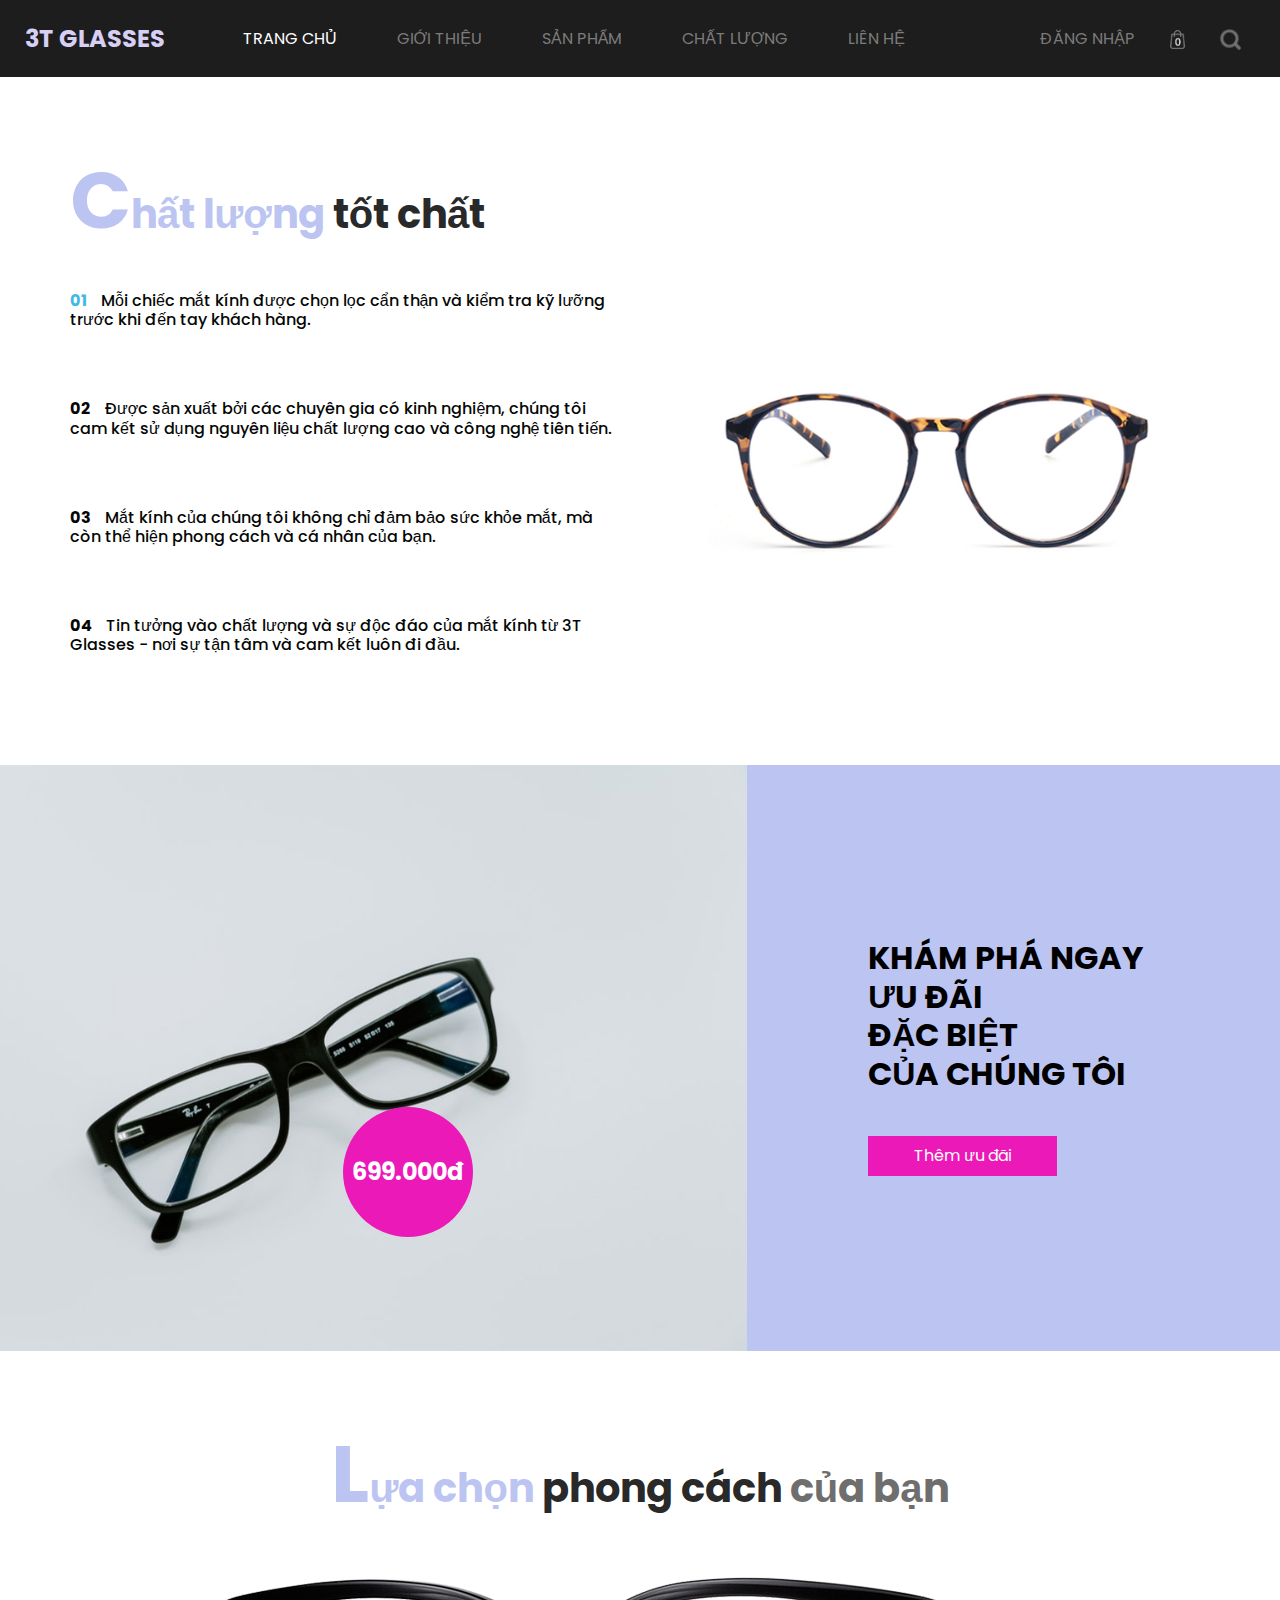
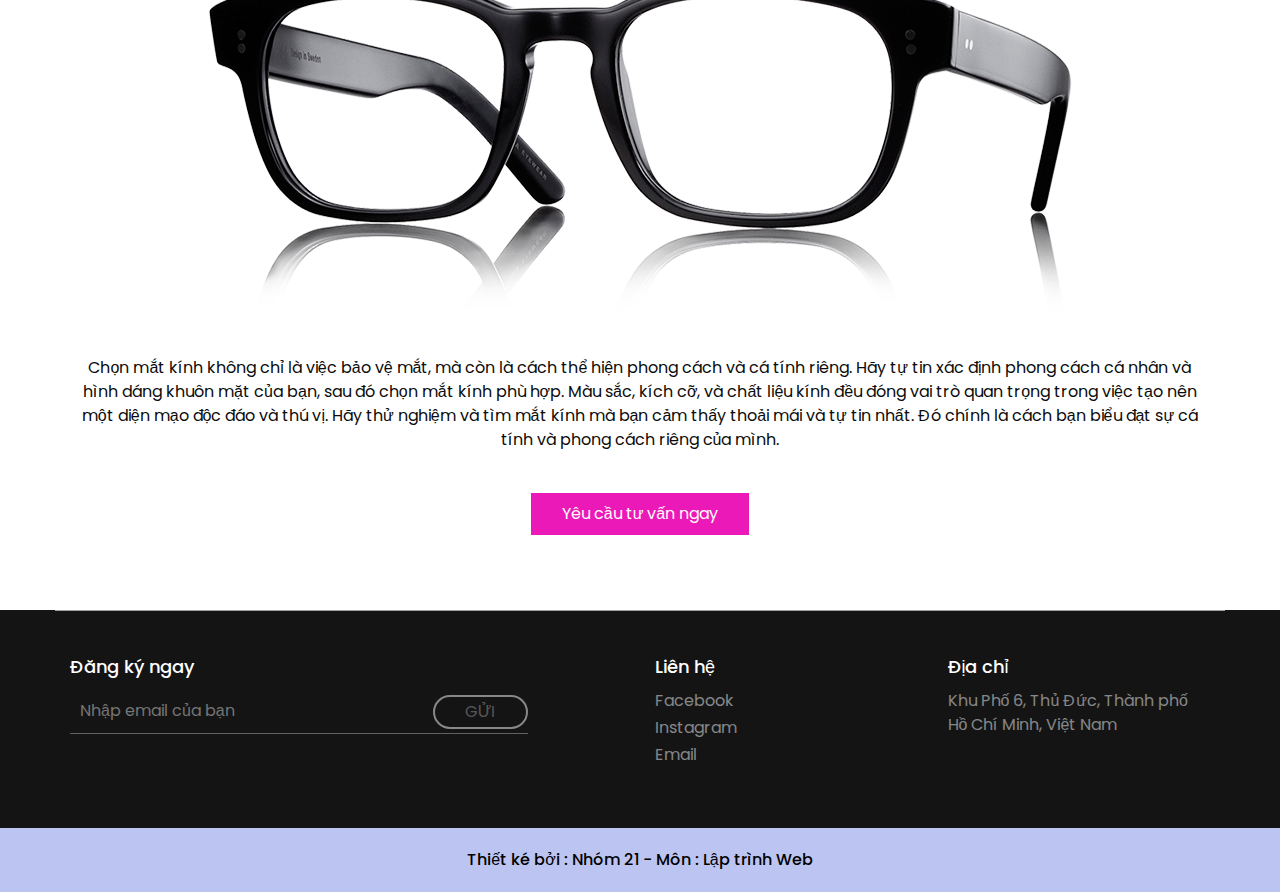
<file: glass.html>
<!DOCTYPE html>
<html>

<head>
  <!-- Basic -->
  <meta charset="utf-8" />
  <meta http-equiv="X-UA-Compatible" content="IE=edge" />
  <!-- Mobile Metas -->
  <meta name="viewport" content="width=device-width, initial-scale=1, shrink-to-fit=no" />
  <!-- Site Metas -->
  <meta name="keywords" content="" />
  <meta name="description" content="" />
  <meta name="author" content="" />

  <title>3TGlasses</title>

  <!-- slider stylesheet -->
  <link rel="stylesheet" type="text/css" href="https://cdnjs.cloudflare.com/ajax/libs/OwlCarousel2/2.1.3/assets/owl.carousel.min.css" />

  <!-- bootstrap core css -->
  <link rel="stylesheet" type="text/css" href="css/bootstrap.css" />

  <!-- fonts style -->
  <link href="https://fonts.googleapis.com/css?family=Poppins:400,600,700&display=swap" rel="stylesheet">
  <!-- Custom styles for this template -->
  <link href="css/style.css" rel="stylesheet" />
  <!-- responsive style -->
  <link href="css/responsive.css" rel="stylesheet" />
</head>

<body class="sub_page">
  <div class="hero_area">
    <!-- header section strats -->
    <header class="header_section">
      <div class="container-fluid">
        <nav class="navbar navbar-expand-lg custom_nav-container pt-3">
          <a class="navbar-brand mr-5" href="index.html">
            <span>
              3T Glasses
            </span>
          </a>
          <button class="navbar-toggler" type="button" data-toggle="collapse" data-target="#navbarSupportedContent" aria-controls="navbarSupportedContent" aria-expanded="false" aria-label="Toggle navigation">
            <span class="navbar-toggler-icon"></span>
          </button>
          <div class="collapse navbar-collapse" id="navbarSupportedContent">
            <div class="d-flex mr-auto flex-column flex-lg-row align-items-center">
              <ul class="navbar-nav  ">
                <li class="nav-item active">
                  <a class="nav-link" href="index.html">Trang chủ <span class="sr-only">(current)</span></a>
                </li>
                <li class="nav-item">
                  <a class="nav-link" href="about.html"> Giới thiệu </a>
                </li>
                <li class="nav-item">
                  <a class="nav-link" href="shop.html"> Sản phẩm </a>
                </li>
                <li class="nav-item">
                  <a class="nav-link" href="glass.html"> Chất lượng </a>
                </li>
                <li class="nav-item">
                  <a class="nav-link" href="contact.html">Liên hệ</a>
                </li>
              </ul>
            </div>
            <div class="quote_btn-container ">
              <a href="form login/login.html">
                Đăng nhập
              </a>
              <a href="cart.html">
                <img src="images/cart.png" alt="">
              </a>
              <form class="form-inline">
                <button class="btn  my-2 my-sm-0 nav_search-btn" type="submit"></button>
              </form>
            </div>
          </div>
        </nav>
      </div>
    </header>
    <!-- end header section -->
  </div>

  <!-- quality section -->

  <section id="quality_section" class="quality_section layout_padding">
    <div class="container">
      <div class="heading_container">
        <h2>
          <span> Chất lượng</span> tốt chất
        </h2>
      </div>
      <div class="row">
        <div class="col-md-6">
          <ul class="nav nav-tabs detail-box" id="myTab" role="tablist">
            <li class="">
              <a class=" active" id="QTab1Link" data-toggle="tab" href="#qTab1" role="tab" aria-controls="qTab1" aria-selected="true">
                <h6 id="QTab1Link" data-toggle="tab" href="#qTab1" role="tab" aria-controls="qTab1" aria-selected="true">
                  <span>01</span>
                  Mỗi chiếc mắt kính được chọn lọc cẩn thận và kiểm tra kỹ lưỡng trước khi đến tay khách hàng.
                </h6>
              </a>
            </li>
            <li class="">
              <a class="" id="QTab2Link" data-toggle="tab" href="#qTab2" role="tab" aria-controls="qTab2" aria-selected="false">
                <h6 id="QTab2Link" data-toggle="tab" href="#qTab2" role="tab" aria-controls="qTab2" aria-selected="false">
                  <span>02</span>
                  Được sản xuất bởi các chuyên gia có kinh nghiệm, chúng tôi cam kết sử dụng nguyên liệu chất lượng cao và công nghệ tiên tiến.
                </h6>
              </a>
            </li>
            <li class="">
              <a class="" id="QTab3Link" data-toggle="tab" href="#qTab3" role="tab" aria-controls="qTab3" aria-selected="false">
                <h6 id="QTab3Link" data-toggle="tab" href="#qTab3" role="tab" aria-controls="qTab3" aria-selected="false">
                  <span>03</span>
                  Mắt kính của chúng tôi không chỉ đảm bảo sức khỏe mắt, mà còn thể hiện phong cách và cá nhân của bạn.
                </h6>
              </a>
            </li>
            <li class="">
              <a class="" id="QTab4Link" data-toggle="tab" href="#qTab4" role="tab" aria-controls="qTab4" aria-selected="false">
                <h6 id="QTab4Link" data-toggle="tab" href="#qTab4" role="tab" aria-controls="qTab4" aria-selected="false">
                  <span>04</span>
                  Tin tưởng vào chất lượng và sự độc đáo của mắt kính từ 3T Glasses - nơi sự tận tâm và cam kết luôn đi đầu.
                </h6>
              </a>
            </li>
          </ul>
        </div>
        <div class="col-md-6 tab-content">
          <div class="img-container tab-pane  fade show active" id="qTab1" role="tabpanel" aria-labelledby="QTab1Link">
            <div class="img-box ">
              <img src="images/quality-img.jpg" alt="">
            </div>
          </div>
          <div class="img-container tab-pane fade" id="qTab2" role="tabpanel" aria-labelledby="QTab2Link">
            <div class="img-box  ">
              <img src="images/buy-img.png" alt="">
            </div>
          </div>
          <div class="img-container tab-pane fade" id="qTab3" role="tabpanel" aria-labelledby="QTab3Link">
            <div class="img-box  ">
              <img src="images/quality-img.jpg" alt="">
            </div>
          </div>
          <div class="img-container tab-pane fade" id="qTab4" role="tabpanel" aria-labelledby="QTab4Link">
            <div class="img-box  ">
              <img src="images/buy-img.png" alt="">
            </div>
          </div>
        </div>
      </div>
    </div>
  </section>


  <!-- end quality section -->

  <!-- offer section -->

  <section id="offer_section" class="offer_section">
    <div class="container-fluid">
      <div class="row">
        <div class="col-md-7 px-0">
          <div class="img-box">
            <img src="images/offer-img.jpg" alt="">
            <div class="price">
              <h4>
                699.000đ
              </h4>
            </div>
          </div>
        </div>
        <div class="col-md-4 offset-md-1">
          <div class="detail-box">
            <h2>
              Khám phá ngay <br>
              ưu đãi <br>
              đặc biệt <br>
              của chúng tôi
            </h2>
            <a href="">
              Thêm ưu đãi
            </a>
          </div>
        </div>
      </div>
    </div>
  </section>


  <!-- end offer section -->

  <!-- buy section -->

  <section class="buy_section layout_padding">
    <div class="container">
      <div class="heading_container">
        <h2>
          <span class="s-1">
            Lựa chọn
          </span>
          phong cách
          <span class="s-2">
            của bạn
          </span>
        </h2>
      </div>
      <div class="box">
        <div class="img-box">
          <img src="images/buy-img.png" alt="">
        </div>
        <div class="detail-box">
          <p>
            Chọn mắt kính không chỉ là việc bảo vệ mắt, mà còn là cách thể hiện phong cách và cá tính riêng. 
            Hãy tự tin xác định phong cách cá nhân và hình dáng khuôn mặt của bạn, sau đó chọn mắt kính phù hợp. 
            Màu sắc, kích cỡ, và chất liệu kính đều đóng vai trò quan trọng trong việc tạo nên một diện mạo độc đáo và thú vị. 
            Hãy thử nghiệm và tìm mắt kính mà bạn cảm thấy thoải mái và tự tin nhất. 
            Đó chính là cách bạn biểu đạt sự cá tính và phong cách riêng của mình.
          </p>
          <a href="">
            Yêu cầu tư vấn ngay
          </a>
        </div>
      </div>
    </div>
  </section>

  <!-- end buy section -->

  <!-- info section -->

  <section class="info_section ">
    <div class="container">
      <div class="row">
        <div class="col-md-5">
          <h6>
            Đăng ký ngay
          </h6>
          <form action="">
            <input type="text" placeholder="Nhập email của bạn">
            <div class="d-flex justify-content-end">
              <button>
                Gửi
              </button>
            </div>
          </form>
        </div>
        <div class="col-md-3 offset-md-1">
          <h6>
            Liên hệ
          </h6>
          <ul>
            <li>
              <a href="">
                Facebook
              </a>
            </li>
            <li>
              <a href="">
                Instagram
              </a>
            </li>
            <li>
              <a href="">
                Email
              </a>
            </li>
          </ul>
        </div>
        <div class="col-md-3">
          <h6>
            Địa chỉ
          </h6>
          <ul>
            <li>
              <a href="">
                Khu Phố 6, Thủ Đức, Thành phố Hồ Chí Minh, Việt Nam
              </a>
            </li>
            <!-- <li>
              <a href="">
                Khu Phố 6, Thủ Đức, Thành phố Hồ Chí Minh, Việt Nam
              </a>
            </li>
            <li>
              <a href="">
                Khu Phố 6, Thủ Đức, Thành phố Hồ Chí Minh, Việt Nam
              </a>
            </li> -->
          </ul>
        </div>
      </div>
    </div>
  </section>

  <!-- end info section -->


  <!-- footer section -->
  <section class="container-fluid footer_section">
    <p>
      Thiết ké bởi : Nhóm 21 - Môn : Lập trình Web 
    </p>
  </section>
  <!-- footer section -->

  <script type="text/javascript" src="js/jquery-3.7.1.min.js"></script>
  <script type="text/javascript" src="js/bootstrap.js"></script>

</body>

</html>
</file>
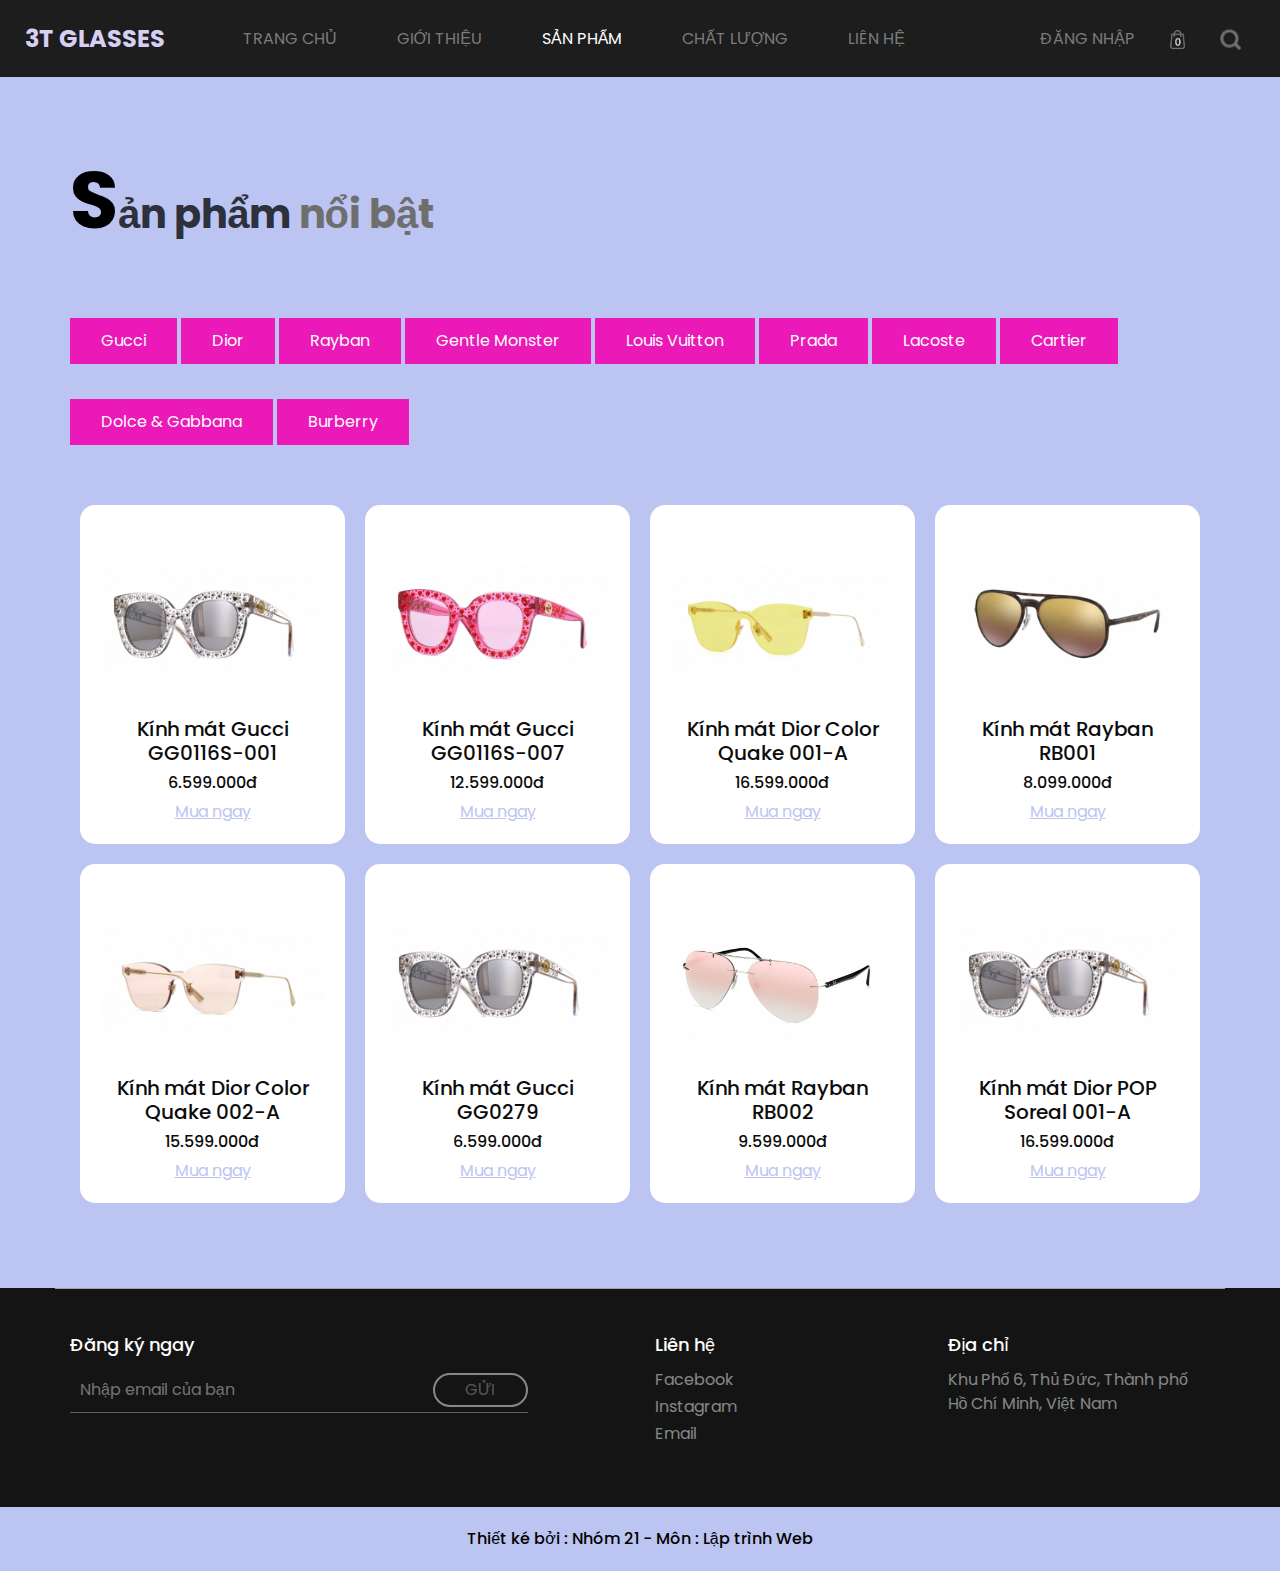
<file: shop.html>
<!DOCTYPE html>
<html>

<head>
  <!-- Basic -->
  <meta charset="utf-8" />
  <meta http-equiv="X-UA-Compatible" content="IE=edge" />
  <!-- Mobile Metas -->
  <meta name="viewport" content="width=device-width, initial-scale=1, shrink-to-fit=no" />
  <!-- Site Metas -->
  <meta name="keywords" content="" />
  <meta name="description" content="" />
  <meta name="author" content="" />

  <title>Sản phẩm</title>

  <!-- slider stylesheet -->
  <link rel="stylesheet" type="text/css" href="https://cdnjs.cloudflare.com/ajax/libs/OwlCarousel2/2.1.3/assets/owl.carousel.min.css" />

  <!-- bootstrap core css -->
  <link rel="stylesheet" type="text/css" href="css/bootstrap.css" />

  <!-- fonts style -->
  <link href="https://fonts.googleapis.com/css?family=Poppins:400,600,700&display=swap" rel="stylesheet">
  <!-- Custom styles for this template -->
  <link href="css/style.css" rel="stylesheet" />
  <!-- responsive style -->
  <link href="css/responsive.css" rel="stylesheet" />
</head>

<body class="sub_page">
  <div class="hero_area">
    <!-- header section strats -->
    <header class="header_section">
      <div class="container-fluid">
        <nav class="navbar navbar-expand-lg custom_nav-container pt-3">
          <a class="navbar-brand mr-5" href="index.html">
            <span>
              3T Glasses
            </span>
          </a>
          <button class="navbar-toggler" type="button" data-toggle="collapse" data-target="#navbarSupportedContent" aria-controls="navbarSupportedContent" aria-expanded="false" aria-label="Toggle navigation">
            <span class="navbar-toggler-icon"></span>
          </button>
          <div class="collapse navbar-collapse" id="navbarSupportedContent">
            <div class="d-flex mr-auto flex-column flex-lg-row align-items-center">
              <ul class="navbar-nav  ">
                <li class="nav-item ">
                  <a class="nav-link" href="index.html">Trang chủ <span class="sr-only">(current)</span></a>
                </li>
                <li class="nav-item">
                  <a class="nav-link" href="about.html"> Giới thiệu </a>
                </li>
                <li class="nav-item active">
                  <a class="nav-link" href="shop.html"> Sản phẩm </a>
                </li>
                <li class="nav-item">
                  <a class="nav-link" href="glass.html"> Chất lượng </a>
                </li>
                <li class="nav-item">
                  <a class="nav-link" href="contact.html"> Liên hệ </a>
                </li>
              </ul>
            </div>
            <div class="quote_btn-container ">
              <a href="form login/login.html">
                Đăng nhập
              </a>
              <a href="cart.html">
                <img src="images/cart.png" alt="">
              </a>
              <form class="form-inline">
                <button class="btn  my-2 my-sm-0 nav_search-btn" type="submit"></button>
              </form>
            </div>
          </div>
        </nav>
      </div>
    </header>
    <!-- end header section -->
  </div>

  <!-- glass section -->

  <section class="glass_section layout_padding">
    <div class="container">
      <div class="heading_container">
        <h2>
          <span> Sản phẩm </span> nổi bật
        </h2>
      </div>
      <div class="container_button">
        <div class="btn-box">
          <ul class="brand">
            <li class="list_item"><a class="btn_brand" href="" type="gucci">Gucci </a></li>
            <li class="list_item"><a class="btn_brand" href="">Dior </a></li>
            <li class="list_item"><a class="btn_brand" href="">Rayban </a></li>
            <li class="list_item"><a class="btn_brand" href="">Gentle Monster </a></li>
            <li class="list_item"><a class="btn_brand" href="">Louis Vuitton </a></li>
            <li class="list_item"><a class="btn_brand" href="">Prada </a></li>
            <li class="list_item"><a class="btn_brand" href="">Lacoste </a></li>
            <li class="list_item"><a class="btn_brand" href="">Cartier </a></li>
            <li class="list_item"><a class="btn_brand" href="">Dolce & Gabbana </a></li>
            <li class="list_item"><a class="btn_brand" href="">Burberry </a></li>
          </ul>
        </div>
      </div>
      <div class="glass_container">
        <div id="" class="box item_box" type="gucci">
          <div class="detail_item">
            <div class="container_detail">
              <div class="alpha">
                <div class="img-box">
                  <img src="images/gucci GG0116S-001.jpg" alt="">
                </div>
              </div>
              <div class="omega">
                <div class="infor">
                  <h5>
                    Kính mát Gucci GG0116S-001
                  </h5>
                  <h6>
                    Mã sản phẩm : GG0116S-001
                  </h6>
                  <h7>
                    6.599.000đ
                  </h7>
                  <a href="">
                    Mua ngay
                  </a>
                </div>
              </div>
            </div>
            <div class="comment">
              <h5>Bình luận : </h5>
              <input type="text" name="" id="" placeholder="Để lại bình luận của bạn ở đây">
            </div>
          </div>
          <div class="img-box">
            <img src="images/gucci GG0116S-001.jpg" alt="">
          </div>
          <div class="price">
            <h5>
              Kính mát Gucci GG0116S-001
            </h5>
            <h6>
              6.599.000đ
            </h6>
              <a href="">
                Mua ngay
              </a>
          </div>
        </div>
        <div id="" class="box item_box" type="gucci">
          <div class="detail_item">
            <div class="container_detail">
              <div class="alpha">
                <div class="img-box">
                  <img src="images/gucci GG0116S-007.jpg" alt="">
                </div>
              </div>
              <div class="omega">
                <div class="infor">
                  <h5>
                    Kính mát Gucci GG0116S-007
                  </h5>
                  <h6>
                    Mã sản phẩm : GG0116S-007
                  </h6>
                  <h7>
                    12.599.000đ
                  </h7>
                  <a href="">
                    Mua ngay
                  </a>
                </div>
              </div>
            </div>
            <div class="comment">
              <h5>Bình luận : </h5>
              <input type="text" name="" id="" placeholder="Để lại bình luận của bạn ở đây">
            </div>
          </div>
          <div class="img-box">
            <img src="images/gucci GG0116S-007.jpg" alt="">
          </div>
          <div class="price">
            <h5>
              Kính mát Gucci GG0116S-007
            </h5>
            <h6>
              12.599.000đ
            </h6>
              <a href="">
                Mua ngay
              </a>
          </div>
        </div>
        <div id="" class="box item_box" type="dior">
          <div class="detail_item">
            <div class="container_detail">
              <div class="alpha">
                <div class="img-box">
                  <img src="images/dior color quake 001-A.jpg" alt="">
                </div>
              </div>
              <div class="omega">
                <div class="infor">
                  <h5>
                    Kính mát Dior Color Quake 001-A
                  </h5>
                  <h6>
                    Mã sản phẩm : 001-A
                  </h6>
                  <h7>
                    16.599.000đ
                  </h7>
                  <a href="">
                    Mua ngay
                  </a>
                </div>
              </div>
            </div>
            <div class="comment">
              <h5>Bình luận : </h5>
              <input type="text" name="" id="" placeholder="Để lại bình luận của bạn ở đây">
            </div>
          </div>
          <div class="img-box">
            <img src="images/dior color quake 001-A.jpg" alt="">
          </div>
          <div class="price">
            <h5>
              Kính mát Dior Color Quake 001-A
            </h5>
            <h6>
              16.599.000đ
            </h6>
              <a href="">
                Mua ngay
              </a>
          </div>
        </div>
        <div id="" class="box item_box" type="rayban">
          <div class="detail_item">
            <div class="container_detail">
              <div class="alpha">
                <div class="img-box">
                  <img src="images/rayban RB001.jpg" alt="">
                </div>
              </div>
              <div class="omega">
                <div class="infor">
                  <h5>
                    Kính mát Rayban RB001
                  </h5>
                  <h6>
                    Mã sản phẩm : RB001
                  </h6>
                  <h7>
                    8.099.000đ
                  </h7>
                  <a href="">
                    Mua ngay
                  </a>
                </div>
              </div>
            </div>
            <div class="comment">
              <h5>Bình luận : </h5>
              <input type="text" name="" id="" placeholder="Để lại bình luận của bạn ở đây">
            </div>
          </div>
          <div class="img-box">
            <img src="images/rayban RB001.jpg" alt="">
          </div>
          <div class="price">
            <h5>
              Kính mát Rayban RB001
            </h5>
            <h6>
              8.099.000đ
            </h6>
              <a href="">
                Mua ngay
              </a>
          </div>
        </div>
        <div id="" class="box item_box" type="dior">
          <div class="detail_item">
            <div class="container_detail">
              <div class="alpha">
                <div class="img-box">
                  <img src="images/dior color quake 002-A.jpg" alt="">
                </div>
              </div>
              <div class="omega">
                <div class="infor">
                  <h5>
                    Kính mát Dior Color Quake 002-A
                  </h5>
                  <h6>
                    Mã sản phẩm : 002-A
                  </h6>
                  <h7>
                    15.599.000đ
                  </h7>
                  <a href="">
                    Mua ngay
                  </a>
                </div>
              </div>
            </div>
            <div class="comment">
              <h5>Bình luận : </h5>
              <input type="text" name="" id="" placeholder="Để lại bình luận của bạn ở đây">
            </div>
          </div>
          <div class="img-box">
            <img src="images/dior color quake 002-A.jpg" alt="">
          </div>
          <div class="price">
            <h5>
              Kính mát Dior Color Quake 002-A
            </h5>
            <h6>
              15.599.000đ
            </h6>
              <a href="">
                Mua ngay
              </a>
          </div>
        </div>
        <div id="" class="box item_box" type="gucci">
          <div class="detail_item">
            <div class="container_detail">
              <div class="alpha">
                <div class="img-box">
                  <img src="images/gucci GG0279.jpg" alt="">
                </div>
              </div>
              <div class="omega">
                <div class="infor">
                  <h5>
                    Kính mát Gucci GG0279
                  </h5>
                  <h6>
                    Mã sản phẩm : GG0279
                  </h6>
                  <h7>
                    6.599.000đ
                  </h7>
                  <a href="">
                    Mua ngay
                  </a>
                </div>
              </div>
            </div>
            <div class="comment">
              <h5>Bình luận : </h5>
              <input type="text" name="" id="" placeholder="Để lại bình luận của bạn ở đây">
            </div>
          </div>
          <div class="img-box">
            <img src="images/gucci GG0116S-001.jpg" alt="">
          </div>
          <div class="price">
            <h5>
              Kính mát Gucci GG0279
            </h5>
            <h6>
              6.599.000đ
            </h6>
              <a href="">
                Mua ngay
              </a>
          </div>
        </div>
        <div id="" class="box item_box" type="rayban">
          <div class="detail_item">
            <div class="container_detail">
              <div class="alpha">
                <div class="img-box">
                  <img src="images/rayban RB002.jpg" alt="">
                </div>
              </div>
              <div class="omega">
                <div class="infor">
                  <h5>
                    Kính mát Rayban RB002
                  </h5>
                  <h6>
                    Mã sản phẩm : RB002
                  </h6>
                  <h7>
                    9.599.000đ
                  </h7>
                  <a href="">
                    Mua ngay
                  </a>
                </div>
              </div>
            </div>
            <div class="comment">
              <h5>Bình luận : </h5>
              <input type="text" name="" id="" placeholder="Để lại bình luận của bạn ở đây">
            </div>
          </div>
          <div class="img-box">
            <img src="images/rayban RB002.jpg" alt="">
          </div>
          <div class="price">
            <h5>
              Kính mát Rayban RB002
            </h5>
            <h6>
              9.599.000đ
            </h6>
              <a href="">
                Mua ngay
              </a>
          </div>
        </div>
        <div id="" class="box item_box" type="dior">
          <div class="detail_item">
            <div class="container_detail">
              <div class="alpha">
                <div class="img-box">
                  <img src="images/dior pop soreal 001-A.jpg" alt="">
                </div>
              </div>
              <div class="omega">
                <div class="infor">
                  <h5>
                    Kính mát Dior POP Soreal 001-A
                  </h5>
                  <h6>
                    Mã sản phẩm : 001-A
                  </h6>
                  <h7>
                    16.599.000đ
                  </h7>
                  <a href="">
                    Mua ngay
                  </a>
                </div>
              </div>
            </div>
            <div class="comment">
              <h5>Bình luận : </h5>
              <input type="text" name="" id="" placeholder="Để lại bình luận của bạn ở đây">
            </div>
          </div>
          <div class="img-box">
            <img src="images/gucci GG0116S-001.jpg" alt="">
          </div>
          <div class="price">
            <h5>
              Kính mát Dior POP Soreal 001-A
            </h5>
            <h6>
              16.599.000đ
            </h6>
              <a href="">
                Mua ngay
              </a>
          </div>
        </div>
      </div>
      <!-- <div class="btn-box">
        <a href="">
          Xem thêm
        </a>
      </div> -->
    </div>
  </section>

  <!-- end glass section -->

  <!-- info section -->

  <section class="info_section ">
    <div class="container">
      <div class="row">
        <div class="col-md-5">
          <h6>
            Đăng ký ngay
          </h6>
          <form action="">
            <input type="text" placeholder="Nhập email của bạn">
            <div class="d-flex justify-content-end">
              <button>
                Gửi
              </button>
            </div>
          </form>
        </div>
        <div class="col-md-3 offset-md-1">
          <h6>
            Liên hệ
          </h6>
          <ul>
            <li>
              <a href="">
                Facebook
              </a>
            </li>
            <li>
              <a href="">
                Instagram
              </a>
            </li>
            <li>
              <a href="">
                Email
              </a>
            </li>
          </ul>
        </div>
        <div class="col-md-3">
          <h6>
            Địa chỉ
          </h6>
          <ul>
            <li>
              <a href="">
                Khu Phố 6, Thủ Đức, Thành phố Hồ Chí Minh, Việt Nam
              </a>
            </li>
            <!-- <li>
              <a href="">
                Khu Phố 6, Thủ Đức, Thành phố Hồ Chí Minh, Việt Nam
              </a>
            </li>
            <li>
              <a href="">
                Khu Phố 6, Thủ Đức, Thành phố Hồ Chí Minh, Việt Nam
              </a>
            </li> -->
          </ul>
        </div>
      </div>
    </div>
  </section>

  <!-- end info section -->


  <!-- footer section -->
  <section class="container-fluid footer_section">
    <p>
      Thiết ké bởi : Nhóm 21 - Môn : Lập trình Web 
    </p>
  </section>
  <!-- footer section -->

  <script src="js/jquery-3.7.1.min.js"></script>
  <script type="text/javascript" src="js/bootstrap.js"></script>
  <script src="js/main.js"></script>

</body>

</html>
</file>
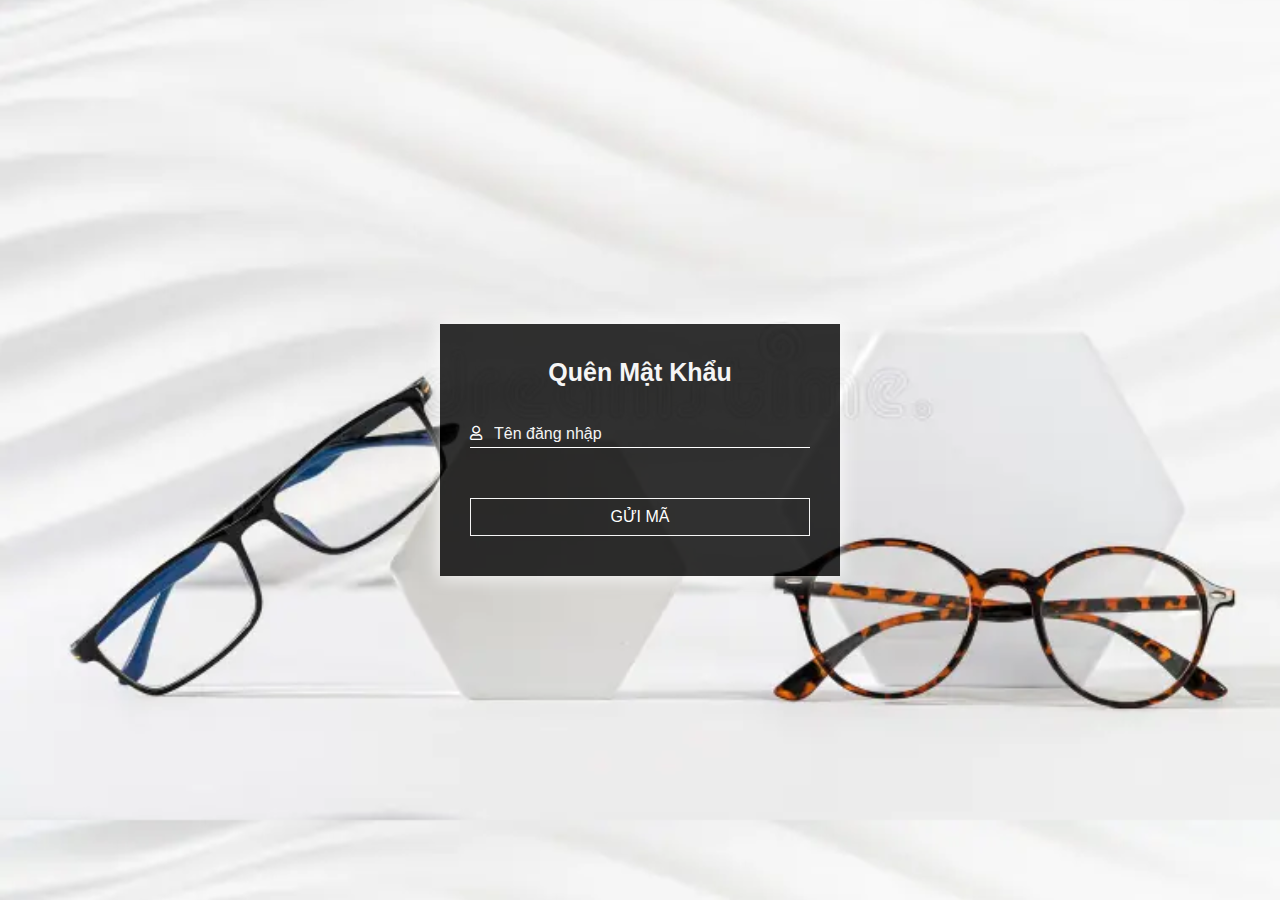
<file: forgot password/forgotpassw.html>
<!DOCTYPE html>
<html lang="en">
<head>
    <meta charset="UTF-8">
    <meta http-equiv="X-UA-Compatible" content="IE=edge">
    <meta name="viewport" content="width=device-width, initial-scale=1.0">
    <link rel="stylesheet" href="css/reset.css">
    <link rel="stylesheet" href="css/app.css">
    <link rel="stylesheet" href="https://pro.fontawesome.com/releases/v5.10.0/css/all.css">
    <title>Form forgot password</title>
</head>

<body>
<div id="wrapper">
    <form action="" id="form-login">
        <h1 class="form-heading">Quên Mật Khẩu</h1>
        <div class="form-group">
            <i class="far fa-user"></i>
            <input type="text" class="form-input" placeholder="Tên đăng nhập">
        </div>
        <input type="submit" value="Gửi mã" class="form-submit">
    </form>
</div>

</body>
<script src="https://code.jquery.com/jquery-3.6.0.js"></script>
<script src="js/app.js"></script>
</html>
</file>
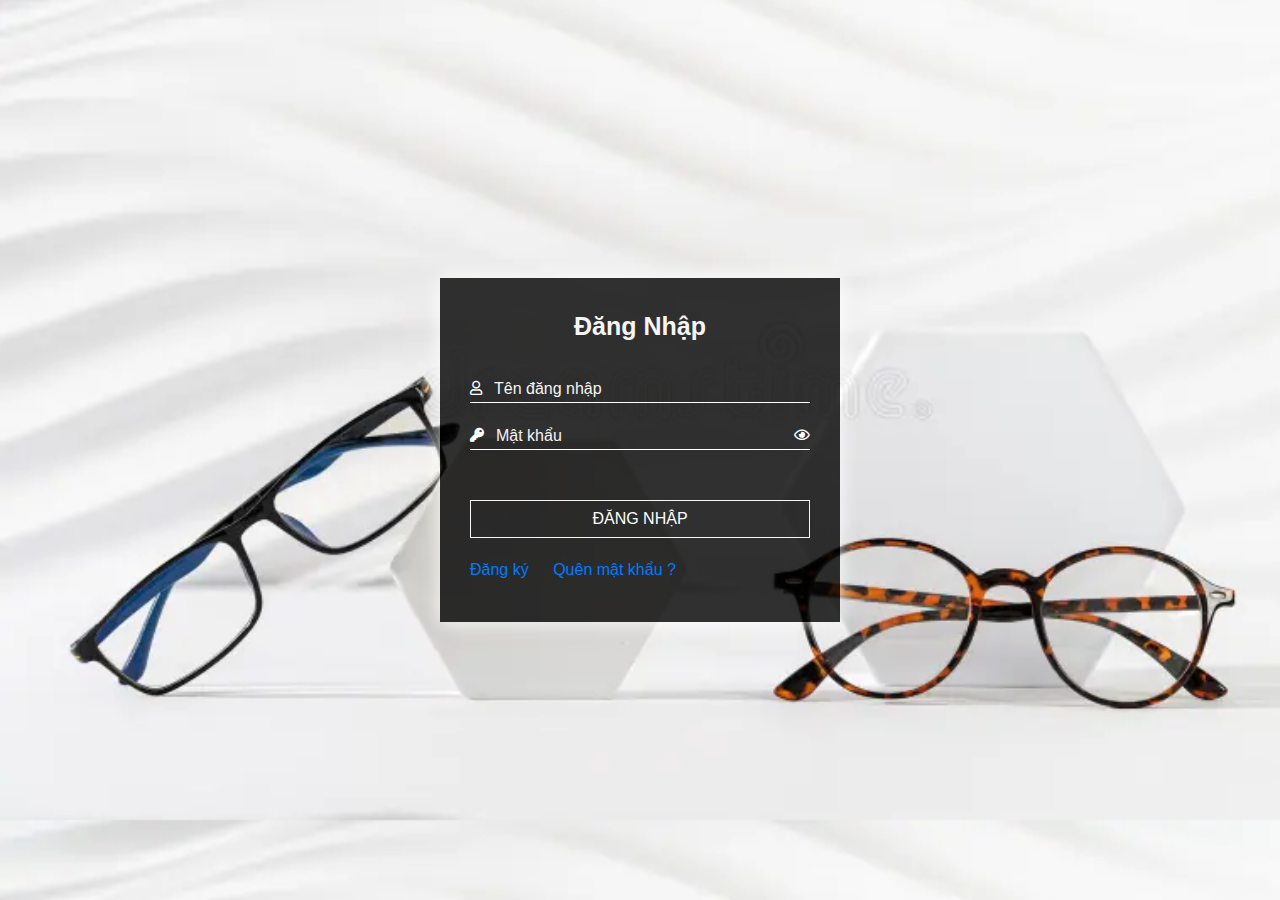
<file: form login/login.html>
<!DOCTYPE html>
<html lang="en">
<head>
    <meta charset="UTF-8">
    <meta http-equiv="X-UA-Compatible" content="IE=edge">
    <meta name="viewport" content="width=device-width, initial-scale=1.0">
    <link rel="stylesheet" href="css/reset.css">
    <link rel="stylesheet" href="css/app.css">
    <link rel="stylesheet" href="https://pro.fontawesome.com/releases/v5.10.0/css/all.css">
    <title>Form login </title>
</head>

<body>
    <div id="wrapper">
        <form action="" id="form-login">
            <h1 class="form-heading">Đăng Nhập</h1>
            <div class="form-group">
                <i class="far fa-user"></i>
                <input type="text" class="form-input" placeholder="Tên đăng nhập">
            </div>
            <div class="form-group">
                <i class="fas fa-key"></i>
                <input type="password" class="form-input" placeholder="Mật khẩu">
                <div id="eye">
                    <i class="far fa-eye"></i>
                </div>
            </div>
            <input type="submit" value="Đăng nhập" class="form-submit">
            <div class="link">
                <a href="/3T Glasses/form signin/signin.html" class="signin">Đăng ký</a>
                <a href="/3T Glasses/forgot password/forgotpassw.html" class="forgot_pass">Quên mật khẩu ?</a>
            </div>

        </form>
    </div>
    
</body>
<script src="https://code.jquery.com/jquery-3.6.0.js"></script>
<script src="js/app.js"></script>
</html>
</file>
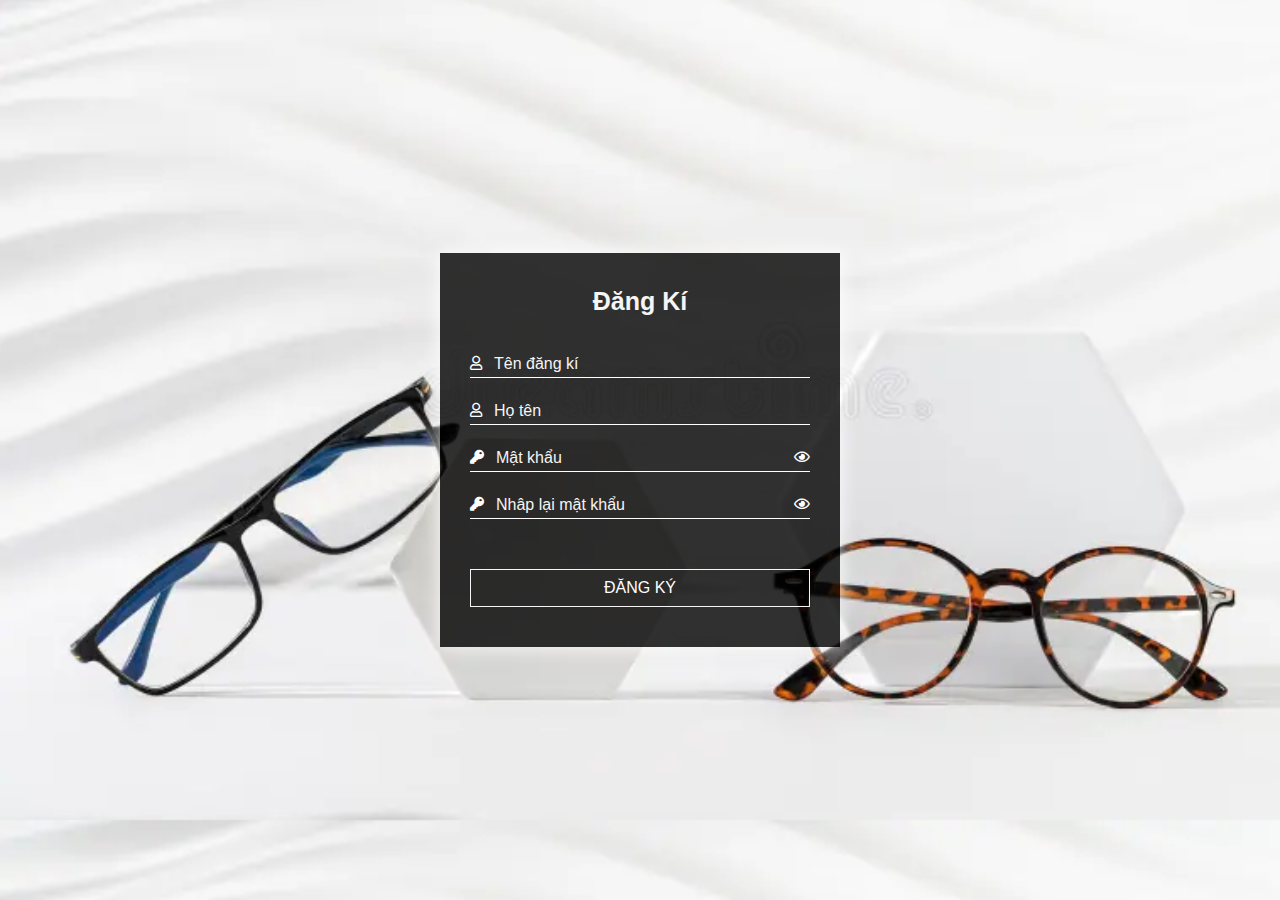
<file: form signin/signin.html>
<!DOCTYPE html>
<html lang="en">
<head>
    <meta charset="UTF-8">
    <meta http-equiv="X-UA-Compatible" content="IE=edge">
    <meta name="viewport" content="width=device-width, initial-scale=1.0">
    <link rel="stylesheet" href="css/reset.css">
    <link rel="stylesheet" href="css/app.css">
    <link rel="stylesheet" href="https://pro.fontawesome.com/releases/v5.10.0/css/all.css">
    <title>Form signin</title>
</head>

<body>
    <div id="wrapper">
        <form action="" id="form-login">
            <h1 class="form-heading">Đăng Kí</h1>
            <div class="form-group">
                <i class="far fa-user"></i>
                <input type="text" class="form-input" placeholder="Tên đăng kí">
            </div>
            <div class="form-group">
                <i class="far fa-user"></i>
                <input type="user" class="form-input" placeholder="Họ tên">
            </div>
            <div class="form-group">
                <i class="fas fa-key"></i>
                <input type="password" class="form-input" placeholder="Mật khẩu">
                <div id="eye">
                    <i class="far fa-eye"></i>
                </div>
            </div>
            <div class="form-group">
                <i class="fas fa-key"></i>
                <input type="confirm-password" class="form-input" placeholder="Nhâp lại mật khẩu">
                <div id="eye">
                    <i class="far fa-eye"></i>
                </div>
            </div>
            <input type="submit" value="Đăng ký" class="form-submit">
        </form>
    </div>
    
</body>
<script src="https://code.jquery.com/jquery-3.6.0.js"></script>
<script src="js/app.js"></script>
</html>
</file>
<file: css/style.css>
body {
  font-family: 'Poppins', sans-serif;
  color: #0c0c0c;
  background-color: #ffffff;
}
.hide {
  display: none;
}

.layout_padding {
  padding: 75px 0;
}

.layout_padding2 {
  padding: 45px 0;
}

.layout_padding2-top {
  padding-top: 45px;
}

.layout_padding2-bottom {
  padding-bottom: 45px;
}

.layout_padding-top {
  padding-top: 75px;
}

.layout_padding-bottom {
  padding-bottom: 75px;
}

.heading_container {
  display: -webkit-box;
  display: -ms-flexbox;
  display: flex;
}

.heading_container h2 {
  font-weight: bold;
  color: #29292a;
  font-size: 2.5rem;
}

.heading_container h2::first-letter {
  font-size: 2em;
}

.heading_container h2 span {
  color: #bcc4f2;
}

/*header section*/
.hero_area {
  height: 100vh;
}

.sub_page .hero_area {
  height: auto;
}

.header_section {
  background-color: #1d1d1d;
}

.header_section .container-fluid {
  padding-right: 25px;
  padding-left: 25px;
}

.header_section .nav_container {
  margin: 0 auto;
}

.custom_nav-container.navbar-expand-lg .navbar-nav .nav-item .nav-link {
  padding: 10px 30px;
  color: #7c7b7b;
  text-align: center;
  text-transform: uppercase;
}

.custom_nav-container.navbar-expand-lg .navbar-nav .nav-item .nav-link:hover {
  color: #ffffff;
}

.custom_nav-container.navbar-expand-lg .navbar-nav .nav-item.active .nav-link {
  color: #ffffff;
}

a,
a:hover,
a:focus {
  text-decoration: none;
}

a:hover,
a:focus {
  color: initial;
}

.btn,
.btn:focus {
  outline: none !important;
  -webkit-box-shadow: none;
          box-shadow: none;
}

.custom_nav-container .nav_search-btn {
  background-image: url(../images/search-icon.png);
  background-size: 22px;
  background-repeat: no-repeat;
  background-position-y: 7px;
  width: 35px;
  height: 35px;
  padding: 0;
  border: none;
}

.navbar-brand {
  display: -webkit-box;
  display: -ms-flexbox;
  display: flex;
  -webkit-box-align: center;
      -ms-flex-align: center;
          align-items: center;
}

.navbar-brand span {
  font-size: 24px;
  font-weight: 700;
  color: #d7cff4;
  text-transform: uppercase;
}

.custom_nav-container {
  z-index: 99999;
  padding: 15px 0;
}

.custom_nav-container .navbar-toggler {
  outline: none;
}

.custom_nav-container .navbar-toggler .navbar-toggler-icon {
  background-image: url(../images/menu.png);
  background-size: 55px;
}

.quote_btn-container {
  display: -webkit-box;
  display: -ms-flexbox;
  display: flex;
  -webkit-box-align: center;
      -ms-flex-align: center;
          align-items: center;
}

.quote_btn-container a {
  color: #7c7b7b;
  text-transform: uppercase;
}

.quote_btn-container a img {
  width: 15px;
  margin: 0 35px;
}

.quote_btn-container a:hover {
  color: #ffffff;
}

/*end header section*/
/* slider section */
.slider_section {
  height: calc(100% - 80px);
  display: -webkit-box;
  display: -ms-flexbox;
  display: flex;
  -webkit-box-align: center;
      -ms-flex-align: center;
          align-items: center;
  background-image: url(../images/slider-bg.jpg);
  background-size: 100% 100%;
}

.slider_section .glass {
  position: absolute;
  right: 25px;
  top: 75px;
}

.slider_section .glass h6 {
  -webkit-writing-mode: tb;
      -ms-writing-mode: tb;
          writing-mode: tb;
  text-orientation: upright;
  text-transform: uppercase;
  color: #ffffff;
  letter-spacing: -5px;
}

.slider_section .detail-box h1 {
  text-transform: uppercase;
  font-size: 4.2rem;
  color: #0e020c;
}

.slider_section .detail-box h2 {
  text-transform: uppercase;
  font-size: 2.5rem;
  /* font-weight: bold; */
  color: #ffffff;
}

.slider_section .detail-box .btn-box {
  margin-top: 35px;
}

.slider_section .detail-box .btn-box a {
  display: inline-block;
  padding: 10px 45px;
  background-color: #1d1d1d;
  color: #ffffff;
  -webkit-transition: all 0.3s;
  transition: all 0.3s;
  border: 1px solid transparent;
}

.slider_section .detail-box .btn-box a:hover {
  background-color: transparent;
  border-color: #1d1d1d;
  color: #1d1d1d;
}

.slider_section #carouselExampleIndicators {
  width: 100%;
}

.slider_section .carousel-indicators {
  color: #ffffff;
  -webkit-box-pack: end;
      -ms-flex-pack: end;
          justify-content: flex-end;
  margin: 0;
  bottom: 45px;
  right: 45px;
}

.slider_section .carousel-indicators span {
  margin: 0 2px;
}

.slider_section .carousel-indicators li {
  text-indent: unset;
  margin: 0;
  border: none;
  opacity: 1;
  background-color: transparent;
  width: auto;
  height: auto;
}

.slider_section .custom_carousel-control {
  position: absolute;
  top: 50%;
  left: 0;
  width: 105px;
  -webkit-transform: translateY(-50%);
          transform: translateY(-50%);
}

.slider_section .custom_carousel-control .carousel-control-prev,
.slider_section .custom_carousel-control .carousel-control-next {
  margin: 10px 0;
  position: relative;
  width: 55px;
  height: 55px;
  border: none;
  opacity: 1;
  background-repeat: no-repeat;
  background-size: 10px;
  background-position: center;
  background-color: #e8e8e8;
}

.slider_section .custom_carousel-control .carousel-control-prev:hover,
.slider_section .custom_carousel-control .carousel-control-next:hover {
  background-color: #eb19b7;
}

.slider_section .custom_carousel-control .carousel-control-prev {
  background-image: url(../images/prev.png);
}

.slider_section .custom_carousel-control .carousel-control-prev:hover {
  background-image: url(../images/prev-white.png);
}

.slider_section .custom_carousel-control .carousel-control-next {
  background-image: url(../images/next.png);
}

.slider_section .custom_carousel-control .carousel-control-next:hover {
  background-image: url(../images/next-white.png);
}

/* end slider section */
.about_section .row {
  -webkit-box-align: center;
      -ms-flex-align: center;
          align-items: center;
}

.about_section .detail-box .heading_container {
  margin-bottom: 25px;
}

.about_section .detail-box a {
  display: inline-block;
  padding: 10px 30px;
  background-color: #eb19b7;
  color: #ffffff;
  -webkit-transition: all 0.3s;
  transition: all 0.3s;
  border: 1px solid transparent;
  margin-top: 35px;
}

.about_section .detail-box a:hover {
  background-color: transparent;
  border-color: #eb19b7;
  color: #eb19b7;
}

.about_section .img-box img {
  width: 100%;
}

.glass_section {
  background-color: #bcc4f2;
}

.glass_section .heading_container h2 {
  color: #6f6e6e;
  margin-bottom: 35px;
}

.glass_section .heading_container h2::first-letter {
  color: #000000;
}

.glass_section .heading_container h2 span {
  color: #2e303c;
}

.glass_section .glass_container {
  display: -webkit-box;
  display: -ms-flexbox;
  display: flex;
  -ms-flex-wrap: wrap;
      flex-wrap: wrap;
  -webkit-box-pack: center;
      -ms-flex-pack: center;
          justify-content: center;
}
.glass_section .glass_container .item_box {
  position: relative;
}
.glass_section .glass_container .box {
  width: 265px;
  margin: 10px;
  background-color: #ffffff;
  display: -webkit-box;
  display: -ms-flexbox;
  display: flex;
  -webkit-box-orient: vertical;
  -webkit-box-direction: normal;
      -ms-flex-direction: column;
          flex-direction: column;
  -webkit-box-align: center;
      -ms-flex-align: center;
          align-items: center;
  text-align: center;
  padding: 20px;
  border-radius: 15px;
}

.glass_section .glass_container .box .img-box {
  margin: 50px 0;
  height: 92px;
  display: -webkit-box;
  display: -ms-flexbox;
  display: flex;
  -webkit-box-pack: center;
      -ms-flex-pack: center;
          justify-content: center;
  -webkit-box-align: center;
      -ms-flex-align: center;
          align-items: center;
}

.item_box:hover .detail_item{
  display: block;
}

.glass_section .glass_container .box .img-box img {
  max-width: 100%;
}

.glass_section .glass_container .box .price a {
  color: #bcc4f2;
  text-decoration: underline;
  
}

.glass_section .btn-box {
  display: -webkit-box;
  display: -ms-flexbox;
  display: flex;
  -webkit-box-pack: center;
      -ms-flex-pack: center;
          justify-content: center;
}
.glass_section .btn-box ul {
  margin-block-start: 0;
  margin-block-end: 0;
  margin-inline-start: 0px;
  margin-inline-end: 0px;
  padding-inline-start: 0px;

  margin-bottom: 50px;
}
.glass_section .btn-box li {
  display: inline-block;
}

.glass_section .btn-box a {
  display: inline-block;
  padding: 10px 30px;
  background-color: #eb19b7;
  color: #ffffff;
  -webkit-transition: all 0.3s;
  transition: all 0.3s;
  border: 1px solid transparent;
  margin-top: 35px;
}

.glass_section .btn-box a:hover {
  background-color: transparent;
  border-color: #eb19b7;
  color: #eb19b7;
}

/* detail item */
.alpha {
  float: left;
}
.omega {
  float: right;
}
.container_detail {
  display: flex;
}
.detail_item {
  background-color: rgb(255, 255, 255);

  position: absolute;
  z-index: 10;
  
  width: 130%;
  height: 100%;
  padding: 10px;

  left: -15%;
  top: 0;

  border-radius: 15px;
  box-shadow: 0px 10px 50px 20px #bcc4f2;

  display: none;
}

.detail_item .omega h5{
  margin-top: 20px;
}
.detail_item .omega h6{
  margin-top: 20px;
}
.detail_item .omega .infor {
  display: inline-block;
  text-align: center;
}
.comment {
  display: flex;

  justify-content: center;
  align-items: center;

  margin-top: 20px;
}
.comment h5{
  margin-right: 10px;
}
.comment input {
  border-top-style: hidden;
  border-right-style: hidden;
  border-left-style: hidden;
  border-bottom-style: groove;
}
.comment input:focus{
  outline: none;
}
.quality_section .nav-tabs {
  border: none;
}

.quality_section .detail-box a h6 {
  margin: 35px 0;
  color: #050606;
}

.quality_section .detail-box a h6 span {
  font-weight: bold;
  margin-right: 10px;
}

.quality_section .detail-box a.active h6 span {
  color: #42b8e4;
}

.quality_section .img-container {
  height: 100%;
}

.quality_section .img-container .img-box {
  display: -webkit-box;
  display: -ms-flexbox;
  display: flex;
  -webkit-box-align: center;
      -ms-flex-align: center;
          align-items: center;
  height: 100%;
}

.quality_section .img-container .img-box img {
  width: 100%;
}

.offer_section {
  background-color: #bcc4f2;
}

.offer_section .row {
  -webkit-box-align: center;
      -ms-flex-align: center;
          align-items: center;
}

.offer_section .img-box {
  position: relative;
}

.offer_section .img-box img {
  width: 100%;
}

.offer_section .img-box .price {
  position: absolute;
  top: 58.5%;
  left: 46%;
  display: -webkit-box;
  display: -ms-flexbox;
  display: flex;
  -webkit-box-pack: center;
      -ms-flex-pack: center;
          justify-content: center;
  -webkit-box-align: center;
      -ms-flex-align: center;
          align-items: center;
  width: 130px;
  height: 130px;
  background-color: #eb19b7;
  border-radius: 100%;
}

.offer_section .img-box .price h4 {
  margin: 0;
  font-weight: bold;
  color: #ffffff;
}

.offer_section .detail-box h2 {
  font-weight: bold;
  text-transform: uppercase;
  color: #000000;
}

.offer_section .detail-box a {
  display: inline-block;
  padding: 7px 45px;
  background-color: #eb19b7;
  color: #ffffff;
  -webkit-transition: all 0.3s;
  transition: all 0.3s;
  border: 1px solid transparent;
  margin-top: 35px;
}

.offer_section .detail-box a:hover {
  background-color: transparent;
  border-color: #eb19b7;
  color: #eb19b7;
}

.buy_section {
  text-align: center;
}

.buy_section .heading_container {
  -webkit-box-pack: center;
      -ms-flex-pack: center;
          justify-content: center;
}

.buy_section .heading_container h2 .s-2 {
  color: #6f6e6e;
}

.buy_section .box {
  display: -webkit-box;
  display: -ms-flexbox;
  display: flex;
  -webkit-box-orient: vertical;
  -webkit-box-direction: normal;
      -ms-flex-direction: column;
          flex-direction: column;
  -webkit-box-align: center;
      -ms-flex-align: center;
          align-items: center;
}

.buy_section .box .img-box {
  margin: 45px 0;
}

.buy_section .box .img-box img {
  max-width: 100%;
}

.buy_section .box .detail-box a {
  display: inline-block;
  padding: 8px 30px;
  background-color: #eb19b7;
  color: #ffffff;
  -webkit-transition: all 0.3s;
  transition: all 0.3s;
  border: 1px solid transparent;
  margin-top: 25px;
}

.buy_section .box .detail-box a:hover {
  background-color: transparent;
  border-color: #eb19b7;
  color: #eb19b7;
}

.client_section {
  text-align: center;
}

.client_section .heading_container {
  -webkit-box-pack: center;
      -ms-flex-pack: center;
          justify-content: center;
}

.client_section .box {
  display: -webkit-box;
  display: -ms-flexbox;
  display: flex;
  -webkit-box-orient: vertical;
  -webkit-box-direction: normal;
      -ms-flex-direction: column;
          flex-direction: column;
  -webkit-box-align: center;
      -ms-flex-align: center;
          align-items: center;
  margin-top: 45px;
  width: 650px;
  margin: 45px auto 0 auto;
}

.client_section .box .client-id {
  display: -webkit-box;
  display: -ms-flexbox;
  display: flex;
  -webkit-box-orient: vertical;
  -webkit-box-direction: normal;
      -ms-flex-direction: column;
          flex-direction: column;
  -webkit-box-align: center;
      -ms-flex-align: center;
          align-items: center;
  margin-top: 15px;
}
.client_section .box .client-id .img-box{
  width: 150px;
}

.client_section .box .client-id .img-box img {
  width: 100%;
  border-radius: 50%;
}

.client_section .box .client-id h5 {
  margin-top: 15px;
}

/* contact section */
.contact_section {
  background-color: #141414;
  color: #ffffff;
}

.contact_section h2 {
  font-weight: bold;
  text-align: center;
}

.contact_section .heading_container {
  -webkit-box-pack: center;
      -ms-flex-pack: center;
          justify-content: center;
}

.contact_section .heading_container h2 {
  color: #ffffff;
}

.contact_section .heading_container h2::before {
  right: 50%;
  -webkit-transform: translateX(50%);
          transform: translateX(50%);
}

.contact_section .contact_form-container {
  margin-top: 45px;
}

.contact_section .contact_form-container input {
  border: none;
  outline: none;
  border-bottom: 1px solid #ffffff;
  color: #ffffff;
  width: 100%;
  margin: 15px 0;
  background-color: transparent;
}

.contact_section .contact_form-container input::-webkit-input-placeholder {
  color: rgba(249, 252, 253, 0.5);
}

.contact_section .contact_form-container input:-ms-input-placeholder {
  color: rgba(249, 252, 253, 0.5);
}

.contact_section .contact_form-container input::-ms-input-placeholder {
  color: rgba(249, 252, 253, 0.5);
}

.contact_section .contact_form-container input::placeholder {
  color: rgba(249, 252, 253, 0.5);
}

.contact_section .contact_form-container button {
  border: 2px solid #ffffff;
  padding: 8px 45px;
  border-radius: 30px;
  background-color: transparent;
  outline: none;
  color: #ffffff;
  text-transform: uppercase;
}

.contact_section .contact_form-container button:hover {
  background-color: #ffffff;
  color: #000000;
}

/* end contact section */
/* info section */
.info_section {
  background-color: #141414;
}

.info_section .container {
  border-top: 1px solid rgba(255, 255, 255, 0.6);
}

.info_section .row > div {
  margin-top: 45px;
  margin-bottom: 45px;
}

.info_section h6 {
  margin-bottom: 12px;
  font-size: 18px;
  color: #ffffff;
}

.info_section p {
  color: #ffffff;
}

.info_section form {
  display: -webkit-box;
  display: -ms-flexbox;
  display: flex;
  -webkit-box-align: center;
      -ms-flex-align: center;
          align-items: center;
}

.info_section form input {
  padding: 10px;
  background-color: transparent;
  border: none;
  border-bottom: 1px solid rgba(240, 240, 240, 0.35);
  width: 100%;
  outline: none;
  color: #ffffff;
}

.info_section form input ::-webkit-input-placeholder {
  color: rgba(249, 252, 253, 0.5);
}

.info_section form input :-ms-input-placeholder {
  color: rgba(249, 252, 253, 0.5);
}

.info_section form input ::-ms-input-placeholder {
  color: rgba(249, 252, 253, 0.5);
}

.info_section form input ::placeholder {
  color: rgba(249, 252, 253, 0.5);
}

.info_section form button {
  border: 2px solid rgba(249, 252, 253, 0.5);
  padding: 3px 30px;
  border-radius: 30px;
  background-color: transparent;
  outline: none;
  color: rgba(249, 252, 253, 0.3);
  text-transform: uppercase;
  margin-left: -120px;
}

.info_section ul {
  padding: 0;
}

.info_section ul li {
  list-style-type: none;
  margin: 3px 0;
}

.info_section ul li a {
  color: rgba(249, 252, 253, 0.5);
}

.info_section ul li a:hover {
  color: #ffffff;
}

/* end info section */
/* footer section*/
.footer_section {
  font-weight: 500;
  display: -webkit-box;
  display: -ms-flexbox;
  display: flex;
  -webkit-box-pack: center;
      -ms-flex-pack: center;
          justify-content: center;
  background-color: #bcc4f2;
  padding: 20px;
}

.footer_section p {
  color: #000000;
  margin: 0;
  text-align: center;
}

.footer_section a {
  color: #000000;
}

/* end footer section*/
/*# sourceMappingURL=style.css.map */
</file>
<file: css/responsive.css>
@media (max-width: 1120px) {}

@media (max-width: 992px) {
    .custom_nav-container .nav_search-btn {
        background-position: center;
    }

    .slider_section {
        background-size: cover;
        background-position: left;
    }

    .quote_btn-container {
        justify-content: center;
    }
}

@media (max-width: 768px) {
    .hero_area {
        height: auto;
    }

    .slider_section {
        padding-top: 45px;
        padding-bottom: 75px;
        background: none;
        background-color: #d7d2f5;
    }

    .slider_section .glass {
        display: none;
    }

    .slider_section .detail-box {
        text-align: center;
    }

    .slider_section .custom_carousel-control {

        display: none;
    }

    .glass_section .heading_container {
        justify-content: center;
    }

    .offer_section .detail-box {
        margin: 45px 0;
        text-align: center;
    }

    .client_section .box {
        width: 100%;
    }

    .info_section .row>div {
        text-align: center;
    }

    .info_section .row .col-md-3 {
        margin: 0;
        margin-bottom: 25px;
    }

    .quality_section .img-container {
        margin-top: 25px;
        height: 175px;

    }

    .slider_section .carousel-indicators {
        bottom: 25px;
        right: 25px;

    }
}

@media (max-width: 576px) {
    .slider_section .detail-box h1 {
        font-size: 3rem;
    }

    .slider_section .detail-box h2 {
        font-size: 2rem;
    }

    .heading_container h2 {
        font-size: 2rem;
    }
}

@media (max-width: 480px) {
    .slider_section .carousel-indicators {
        bottom: 20px;
        right: 20px;

    }
}

@media (max-width: 400px) {
    .slider_section .detail-box h1 {
        font-size: 2.5rem;
    }
}

@media (max-width: 360px) {}

@media (min-width: 1200px) {
    .container {
        max-width: 1170px;
    }

}
</file>
<file: forgot password/css/app.css>
body{
    background: url('../img/gl.webp');
    background-size: cover;
    background-position-y: -80px;
    font-size: 16px;
}
#wrapper{
    min-height: 100vh;
    display: flex;
    justify-content: center;
    align-items: center;
}
#form-login{
    max-width: 400px;
    background: rgba(0, 0, 0 , 0.8);
    flex-grow: 1;
    padding: 30px 30px 40px;
    box-shadow: 0px 0px 17px 2px rgba(255, 255, 255, 0.8);
}
.form-heading{
    font-size: 25px;
    color: #f5f5f5;
    text-align: center;
    margin-bottom: 30px;
}
.form-group{
    border-bottom: 1px solid #fff;
    margin-top: 15px;
    margin-bottom: 20px;
    display: flex;
}
.form-group i{
    color: #fff;
    font-size: 14px;
    padding-top: 5px;
    padding-right: 10px;
}
.form-input{
    background: transparent;
    border: 0;
    outline: 0;
    color: #f5f5f5;
    flex-grow: 1;
}
.form-input::placeholder{
    color: #f5f5f5;
}
#eye i{
    padding-right: 0;
    cursor: pointer;
}
.form-submit{
    background: transparent;
    border: 1px solid #f5f5f5;
    color: #fff;
    width: 100%;
    text-transform: uppercase;
    padding: 6px 10px;
    transition: 0.25s ease-in-out;
    margin-top: 30px;
}
.form-submit:hover{
    border: 1px solid #54a0ff;
}
</file>
<file: form login/css/app.css>
body{
    background: url('../img/gl.webp');
    background-size: cover;
    background-position-y: -80px;
    font-size: 16px;
}
#wrapper{
    min-height: 100vh;
    display: flex;
    justify-content: center;
    align-items: center;
}
#form-login{
    max-width: 400px;
    background: rgba(0, 0, 0 , 0.8);
    flex-grow: 1;
    padding: 30px 30px 40px;
    box-shadow: 0px 0px 17px 2px rgba(255, 255, 255, 0.8);
}
.form-heading{
    font-size: 25px;
    color: #f5f5f5;
    text-align: center;
    margin-bottom: 30px;
}
.form-group{
    border-bottom: 1px solid #fff;
    margin-top: 15px;
    margin-bottom: 20px;
    display: flex;
}
.form-group i{
    color: #fff;
    font-size: 14px;
    padding-top: 5px;
    padding-right: 10px;
}
.form-input{
    background: transparent;
    border: 0;
    outline: 0;
    color: #f5f5f5;
    flex-grow: 1;
}
.form-input::placeholder{
    color: #f5f5f5;
}
#eye i{
    padding-right: 0;
    cursor: pointer;
}
.form-submit{
    background: transparent;
    border: 1px solid #f5f5f5;
    color: #fff;
    width: 100%;
    text-transform: uppercase;
    padding: 6px 10px;
    transition: 0.25s ease-in-out;
    margin-top: 30px;
}
.form-submit:hover{
    border: 1px solid #54a0ff;
}

.link {
    margin-top: 20px;
}
.signin {
    margin-right: 20px;
}
</file>
<file: form signin/css/app.css>
body{
    background: url('../img/gl.webp');
    background-size: cover;
    background-position-y: -80px;
    font-size: 16px;
}
#wrapper{
    min-height: 100vh;
    display: flex;
    justify-content: center;
    align-items: center;
}
#form-login{
    max-width: 400px;
    background: rgba(0, 0, 0 , 0.8);
    flex-grow: 1;
    padding: 30px 30px 40px;
    box-shadow: 0px 0px 17px 2px rgba(255, 255, 255, 0.8);
}
.form-heading{
    font-size: 25px;
    color: #f5f5f5;
    text-align: center;
    margin-bottom: 30px;
}
.form-group{
    border-bottom: 1px solid #fff;
    margin-top: 15px;
    margin-bottom: 20px;
    display: flex;
}
.form-group i{
    color: #fff;
    font-size: 14px;
    padding-top: 5px;
    padding-right: 10px;
}
.form-input{
    background: transparent;
    border: 0;
    outline: 0;
    color: #f5f5f5;
    flex-grow: 1;
}
.form-input::placeholder{
    color: #f5f5f5;
}
#eye i{
    padding-right: 0;
    cursor: pointer;
}
.form-submit{
    background: transparent;
    border: 1px solid #f5f5f5;
    color: #fff;
    width: 100%;
    text-transform: uppercase;
    padding: 6px 10px;
    transition: 0.25s ease-in-out;
    margin-top: 30px;
}
.form-submit:hover{
    border: 1px solid #54a0ff;
}
</file>
